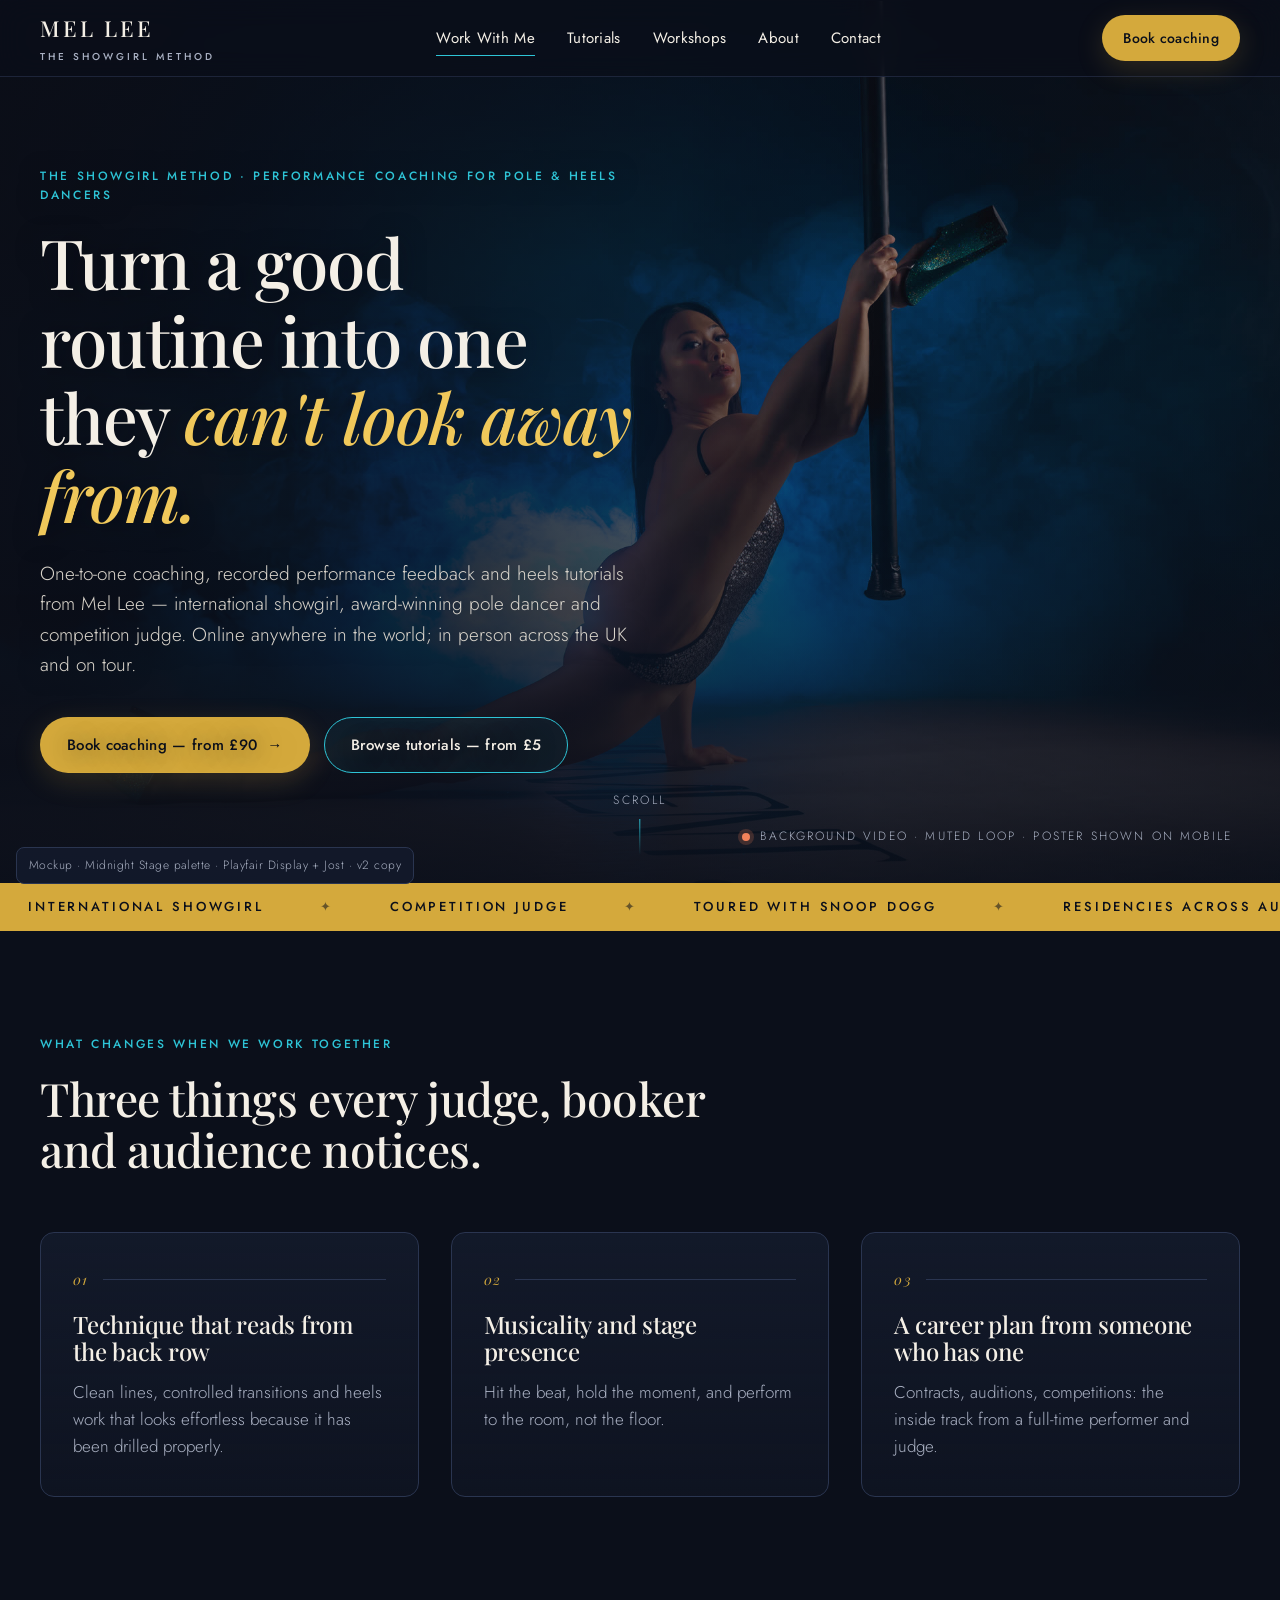
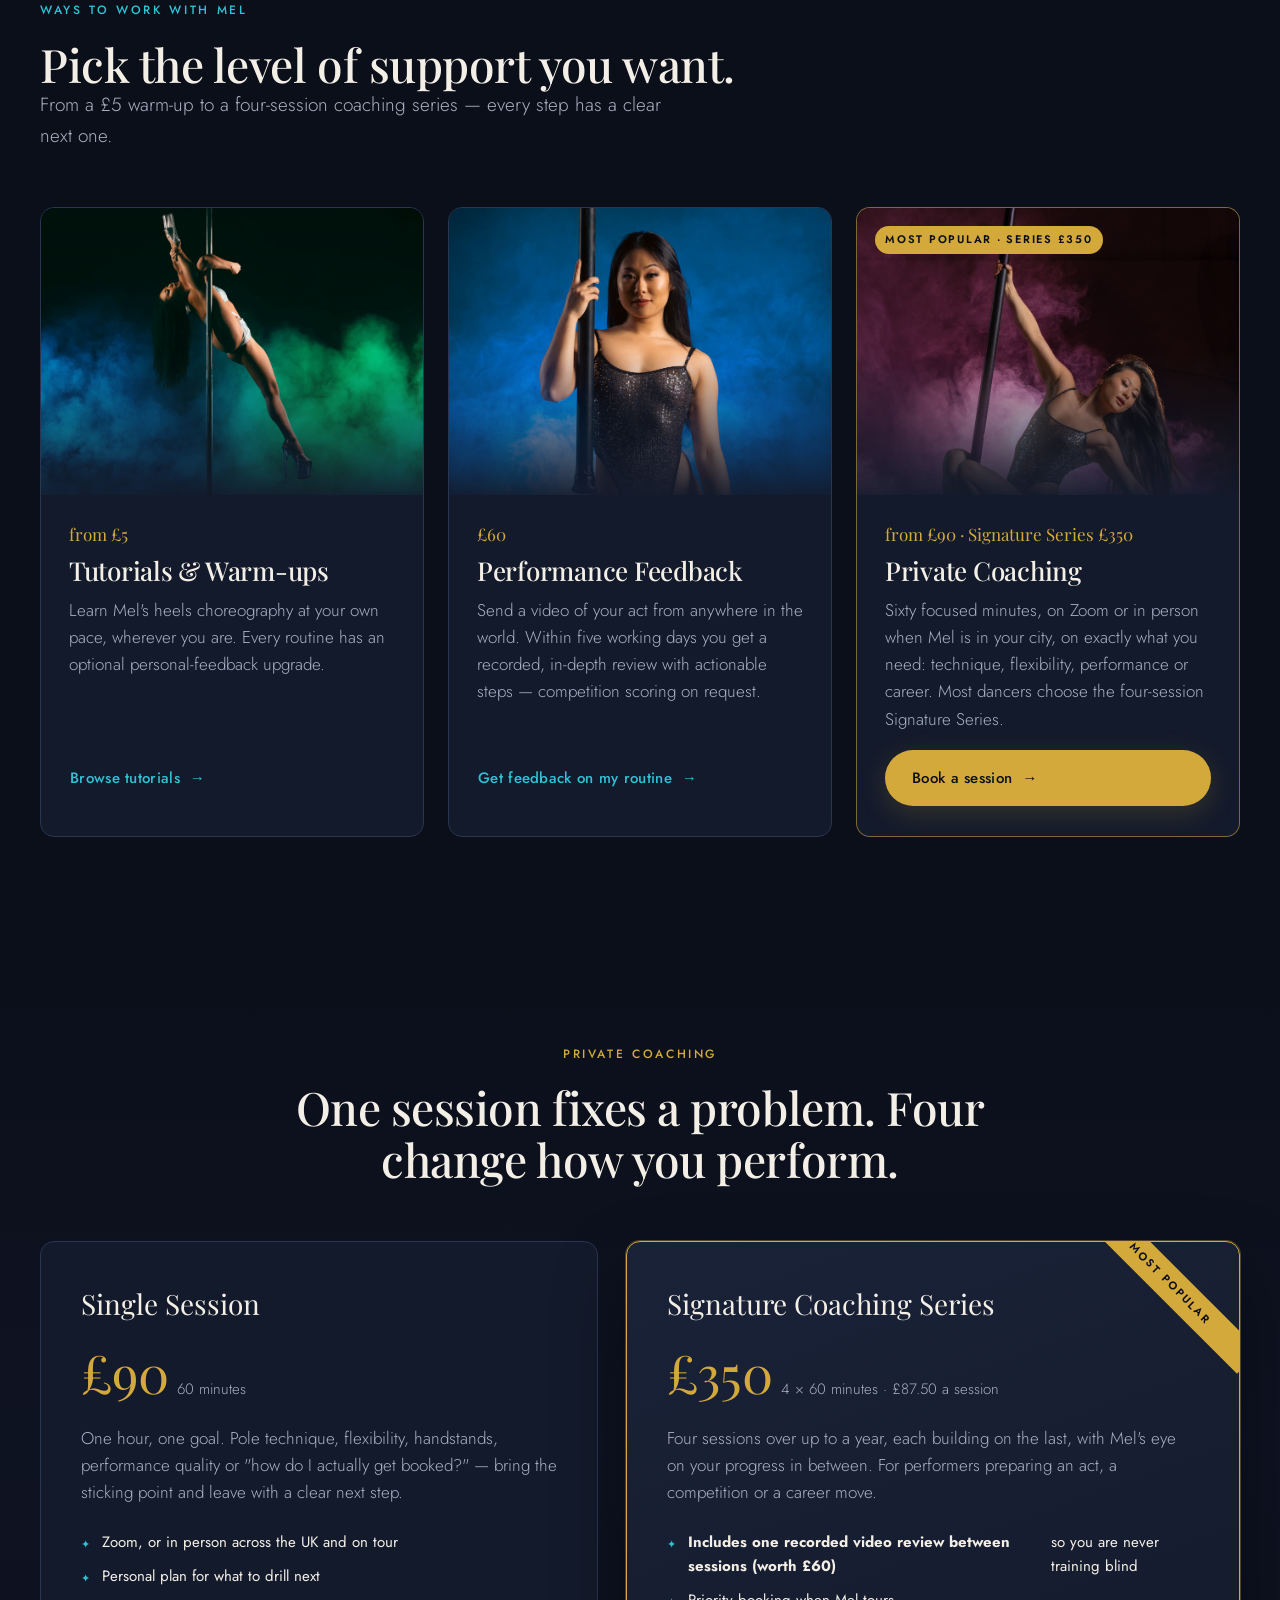
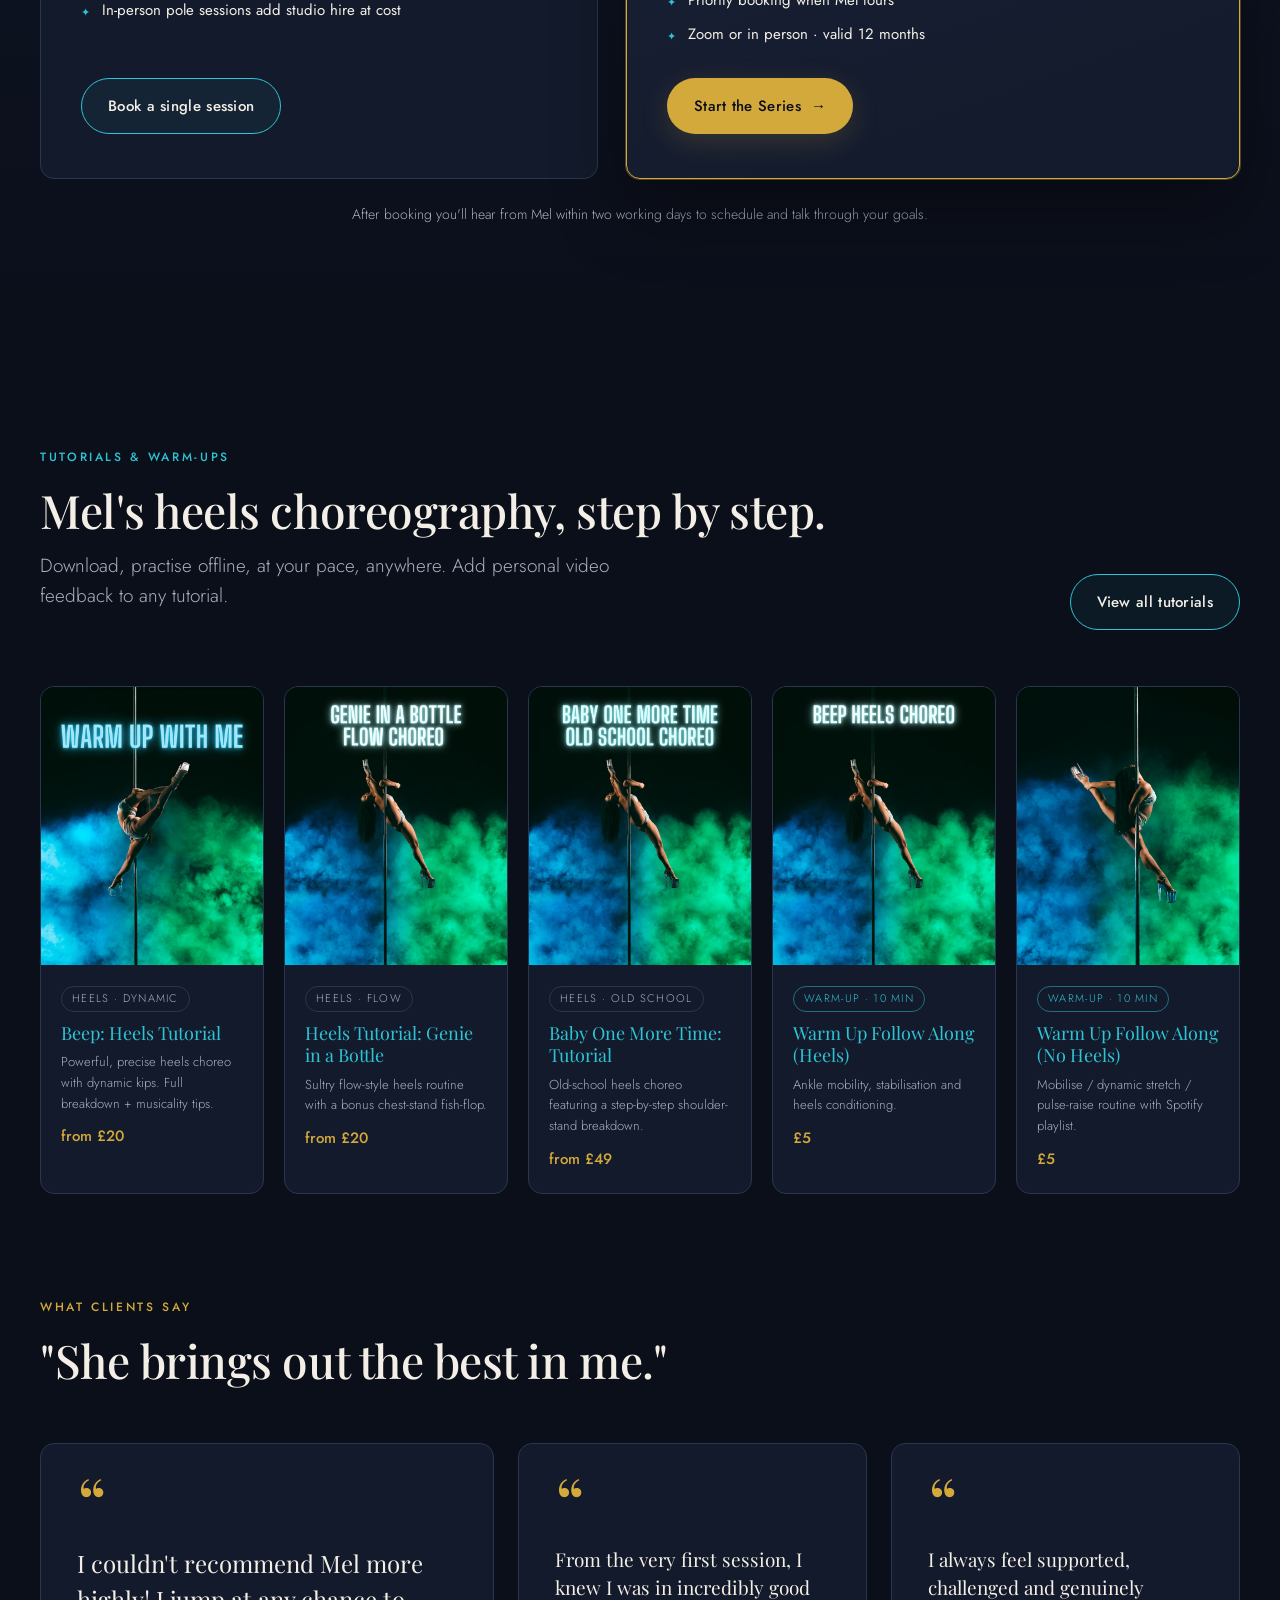
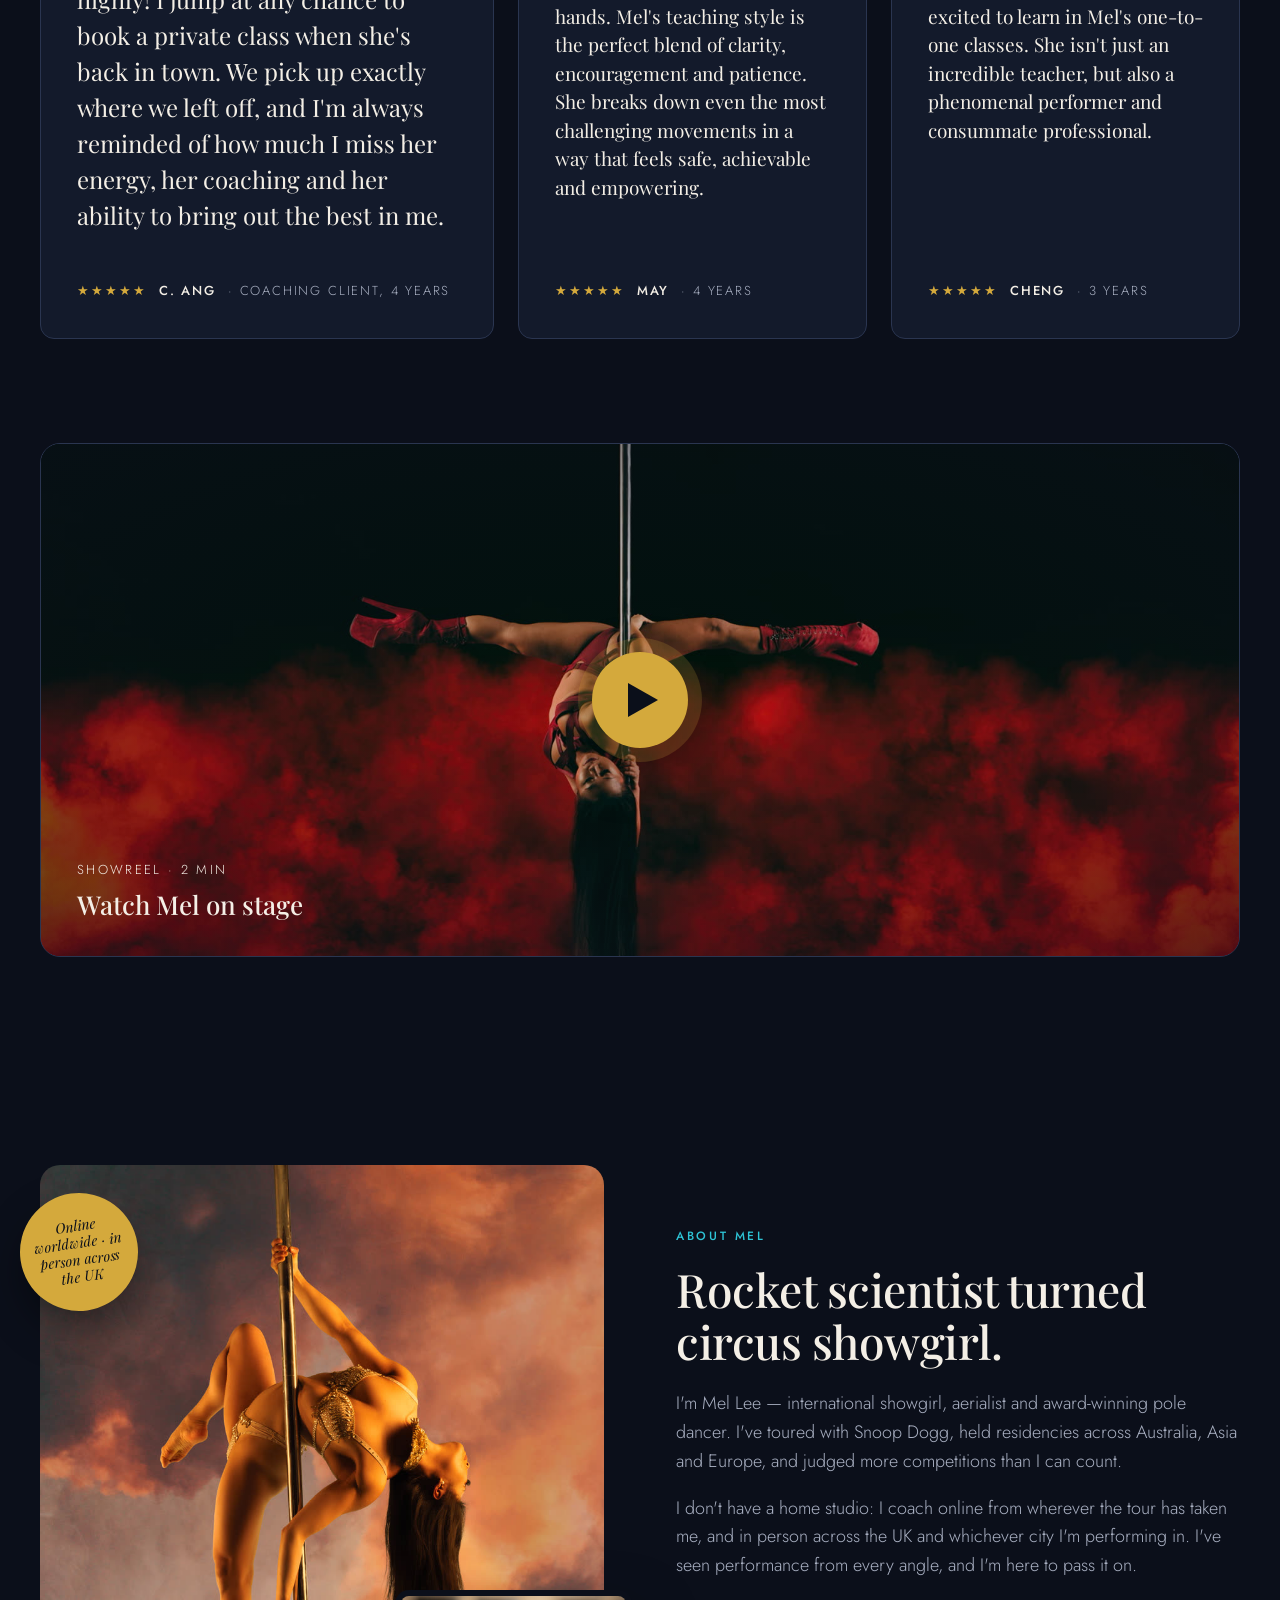
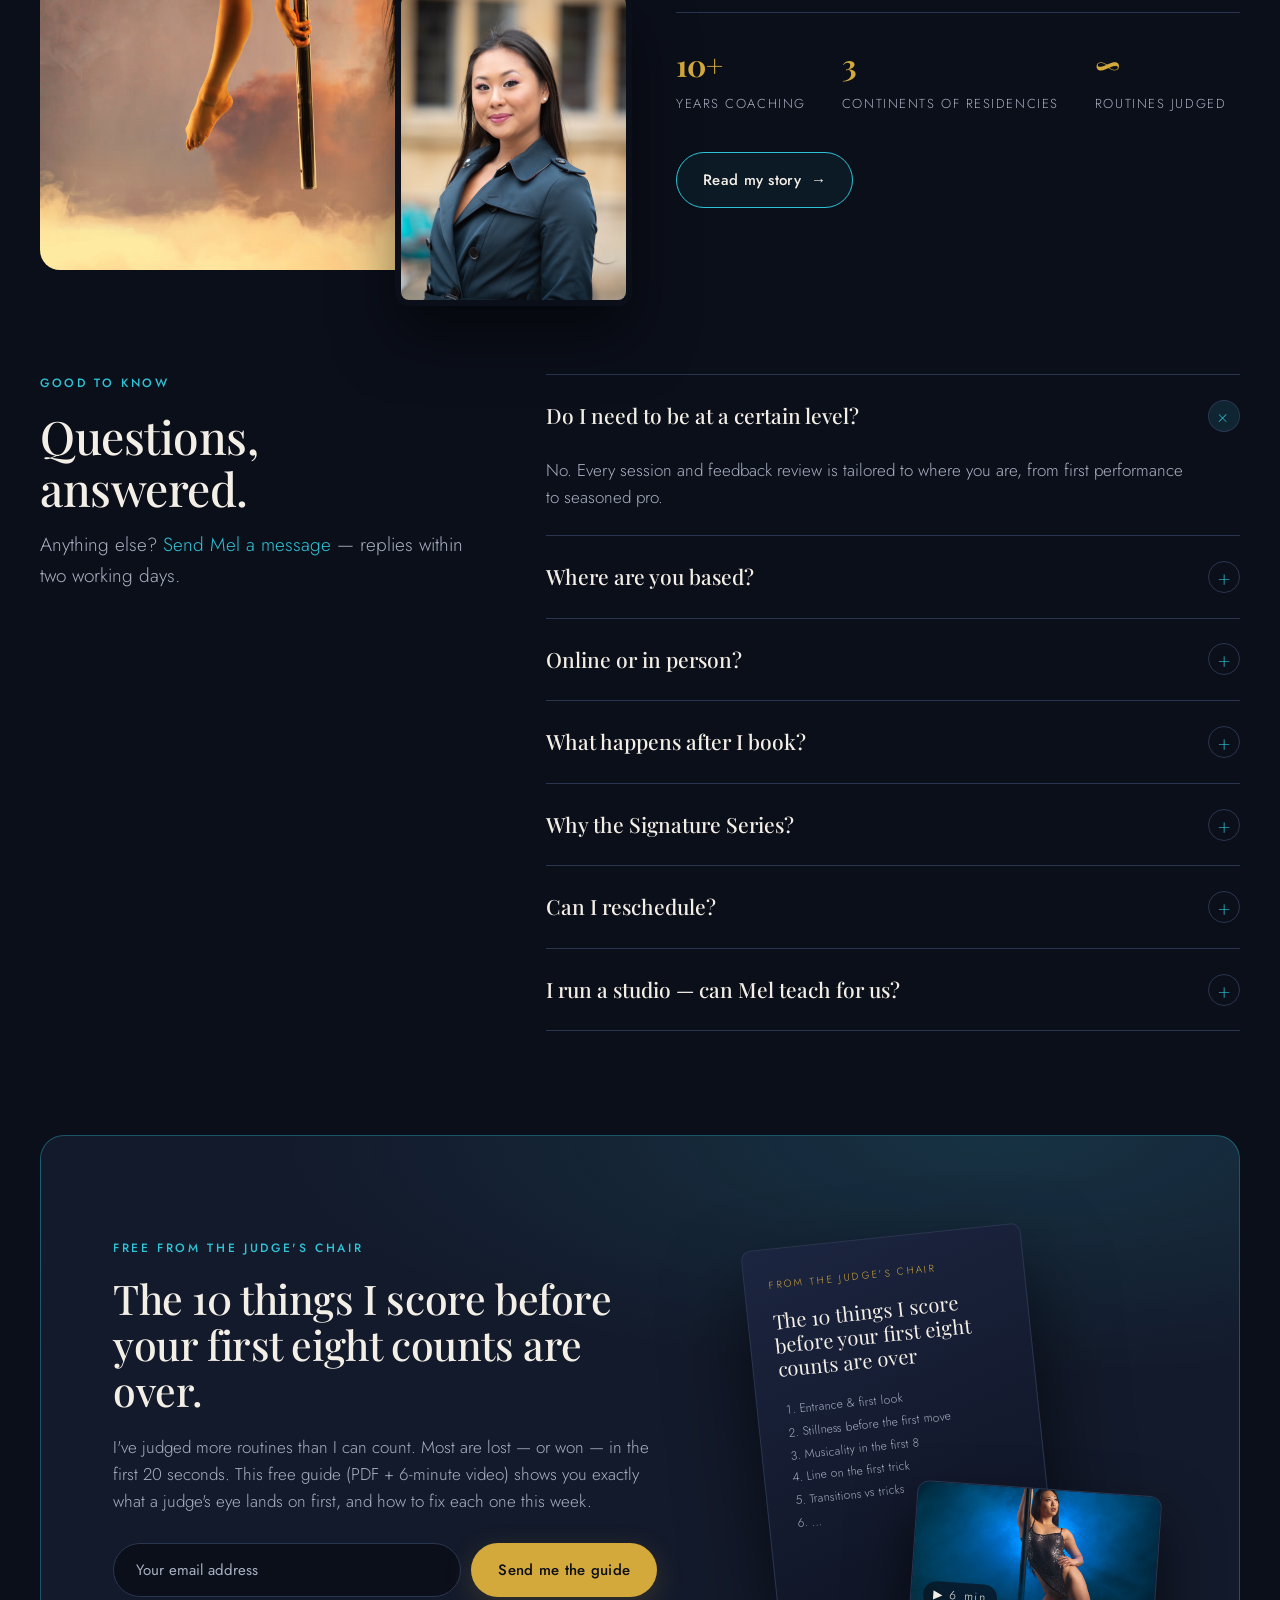
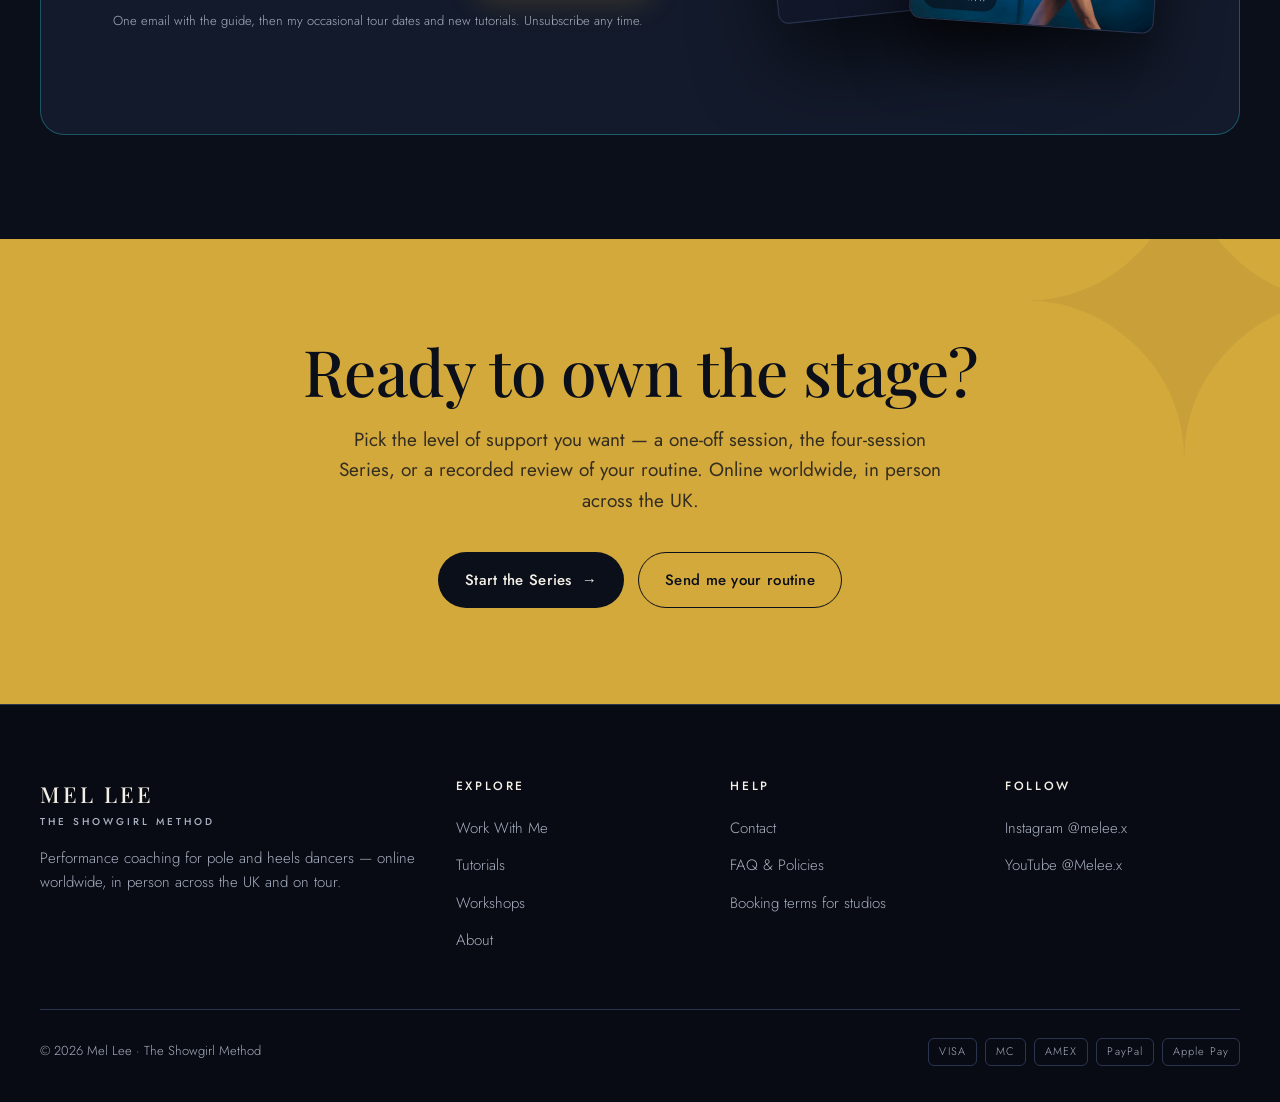
<file: index.html>
<!doctype html>
<html lang="en-GB">
<head>
<meta charset="utf-8">
<meta name="viewport" content="width=device-width, initial-scale=1">
<title>Mel Lee · The Showgirl Method — homepage mockup (Midnight Stage)</title>
<meta name="theme-color" content="#0B0F1A">
<link rel="stylesheet" href="styles.css">
</head>
<body>

<header class="header">
  <div class="wrap">
    <a class="wordmark" href="#">Mel Lee<small>The Showgirl Method</small></a>
    <nav class="nav">
      <a class="active" href="work-with-me.html">Work With Me</a>
      <a href="#tutorials">Tutorials</a>
      <a href="#">Workshops</a>
      <a href="#about">About</a>
      <a href="#">Contact</a>
    </nav>
    <div style="display:flex;gap:12px;align-items:center">
      <a class="btn btn-primary" href="#coaching">Book coaching</a>
      <button class="burger" aria-label="Menu"><svg width="18" height="12" viewBox="0 0 18 12" fill="none" stroke="currentColor" stroke-width="1.6"><path d="M0 1h18M0 6h18M0 11h18"/></svg></button>
    </div>
  </div>
</header>

<!-- 1. Hero — section background video (poster still shown here) with scrim -->
<section class="hero">
  <div class="hero-media">
    <img src="assets/hero-poster.jpg" alt="Mel Lee performing in blue stage smoke">
    <div class="hero-scrim"></div>
  </div>
  <div class="wrap">
    <div class="hero-inner">
      <div class="eyebrow rise d1">The Showgirl Method · Performance coaching for pole &amp; heels dancers</div>
      <h1 class="rise d2">Turn a good routine into one they <em>can't look away from.</em></h1>
      <p class="lede rise d3">One-to-one coaching, recorded performance feedback and heels tutorials from Mel Lee — international showgirl, award-winning pole dancer and competition judge. Online anywhere in the world; in person across the UK and on tour.</p>
      <div class="hero-actions rise d4">
        <a class="btn btn-primary" href="#coaching">Book coaching — from £90 <span class="arrow">→</span></a>
        <a class="btn btn-secondary" href="#tutorials">Browse tutorials — from £5</a>
      </div>
    </div>
  </div>
  <div class="hero-meta"><span class="dot"></span> Background video · muted loop · poster shown on mobile</div>
  <div class="play-hint">Scroll<span></span></div>
</section>

<!-- 2. Credibility ticker -->
<div class="ticker" aria-hidden="true">
  <div class="ticker-track">
    <span>International showgirl</span><span>Competition judge</span><span>Toured with Snoop Dogg</span><span>Residencies across Australia, Asia &amp; Europe</span><span>10+ years coaching</span><span>Online worldwide · In person across the UK</span>
    <span>International showgirl</span><span>Competition judge</span><span>Toured with Snoop Dogg</span><span>Residencies across Australia, Asia &amp; Europe</span><span>10+ years coaching</span><span>Online worldwide · In person across the UK</span>
  </div>
</div>

<!-- 3. Value columns -->
<section class="section">
  <div class="wrap">
    <div class="section-head reveal">
      <div class="eyebrow">What changes when we work together</div>
      <h2>Three things every judge, booker and audience notices.</h2>
    </div>
    <div class="values">
      <div class="value reveal"><div class="num">01</div><h3>Technique that reads from the back row</h3><p>Clean lines, controlled transitions and heels work that looks effortless because it has been drilled properly.</p></div>
      <div class="value reveal"><div class="num">02</div><h3>Musicality and stage presence</h3><p>Hit the beat, hold the moment, and perform to the room, not the floor.</p></div>
      <div class="value reveal"><div class="num">03</div><h3>A career plan from someone who has one</h3><p>Contracts, auditions, competitions: the inside track from a full-time performer and judge.</p></div>
    </div>
  </div>
</section>

<!-- 4. Services ladder -->
<section class="section" style="padding-top:0" id="services">
  <div class="wrap">
    <div class="section-head reveal">
      <div class="eyebrow">Ways to work with Mel</div>
      <h2>Pick the level of support you want.</h2>
      <p class="lede">From a £5 warm-up to a four-session coaching series — every step has a clear next one.</p>
    </div>
    <div class="services">
      <article class="service reveal">
        <div class="service-img"><img src="assets/green-powder.jpg" alt=""></div>
        <div class="service-body">
          <div class="price">from £5</div>
          <h3>Tutorials &amp; Warm-ups</h3>
          <p>Learn Mel's heels choreography at your own pace, wherever you are. Every routine has an optional personal-feedback upgrade.</p>
          <a class="btn btn-ghost" href="#tutorials">Browse tutorials <span class="arrow">→</span></a>
        </div>
      </article>
      <article class="service reveal">
        <div class="service-img"><img src="assets/blue-kneel.jpg" alt="" style="object-position:center 30%"></div>
        <div class="service-body">
          <div class="price">£60</div>
          <h3>Performance Feedback</h3>
          <p>Send a video of your act from anywhere in the world. Within five working days you get a recorded, in-depth review with actionable steps — competition scoring on request.</p>
          <a class="btn btn-ghost" href="#">Get feedback on my routine <span class="arrow">→</span></a>
        </div>
      </article>
      <article class="service featured reveal">
        <span class="badge badge-float">Most popular · Series £350</span>
        <div class="service-img"><img src="assets/purple-pole.jpg" alt="" style="object-position:center 20%"></div>
        <div class="service-body">
          <div class="price">from £90 · Signature Series £350</div>
          <h3>Private Coaching</h3>
          <p>Sixty focused minutes, on Zoom or in person when Mel is in your city, on exactly what you need: technique, flexibility, performance or career. Most dancers choose the four-session Signature Series.</p>
          <a class="btn btn-primary" href="#coaching">Book a session <span class="arrow">→</span></a>
        </div>
      </article>
    </div>
  </div>
</section>

<!-- 5. Coaching plans (Featured product with pricing plans) -->
<section class="section" id="coaching" style="background:linear-gradient(180deg,var(--bg),#0E1322 50%,var(--bg))">
  <div class="wrap">
    <div class="section-head center reveal">
      <div class="eyebrow gold">Private Coaching</div>
      <h2>One session fixes a problem. Four change how you perform.</h2>
    </div>
    <div class="plans">
      <div class="plan reveal">
        <div class="plan-name">Single Session</div>
        <div class="plan-price">£90<small>60 minutes</small></div>
        <p class="plan-desc">One hour, one goal. Pole technique, flexibility, handstands, performance quality or "how do I actually get booked?" — bring the sticking point and leave with a clear next step.</p>
        <ul>
          <li>Zoom, or in person across the UK and on tour</li>
          <li>Personal plan for what to drill next</li>
          <li>In-person pole sessions add studio hire at cost</li>
        </ul>
        <a class="btn btn-secondary" href="#">Book a single session</a>
      </div>
      <div class="plan popular reveal">
        <div class="plan-name">Signature Coaching Series</div>
        <div class="plan-price">£350<small>4 × 60 minutes · £87.50 a session</small></div>
        <p class="plan-desc">Four sessions over up to a year, each building on the last, with Mel's eye on your progress in between. For performers preparing an act, a competition or a career move.</p>
        <ul>
          <li><b>Includes one recorded video review between sessions (worth £60)</b> so you are never training blind</li>
          <li>Priority booking when Mel tours</li>
          <li>Zoom or in person · valid 12 months</li>
        </ul>
        <a class="btn btn-primary" href="#">Start the Series <span class="arrow">→</span></a>
      </div>
    </div>
    <p class="plan-note" style="text-align:center">After booking you'll hear from Mel within two working days to schedule and talk through your goals.</p>
  </div>
</section>

<!-- 6. Tutorials grid (Featured collection) -->
<section class="section" id="tutorials">
  <div class="wrap">
    <div class="section-head reveal" style="display:flex;justify-content:space-between;align-items:flex-end;max-width:none;gap:24px;flex-wrap:wrap">
      <div>
        <div class="eyebrow">Tutorials &amp; Warm-ups</div>
        <h2>Mel's heels choreography, step by step.</h2>
        <p class="lede" style="margin-top:14px">Download, practise offline, at your pace, anywhere. Add personal video feedback to any tutorial.</p>
      </div>
      <a class="btn btn-secondary" href="#">View all tutorials</a>
    </div>
    <div class="grid">
      <a class="card reveal" href="#"><div class="card-img"><img src="assets/tut-beep.jpg" alt="Beep heels tutorial"></div><div class="card-body"><span class="tag">Heels · Dynamic</span><div class="name">Beep: Heels Tutorial</div><div class="meta">Powerful, precise heels choreo with dynamic kips. Full breakdown + musicality tips.</div><div class="price">from £20</div></div></a>
      <a class="card reveal" href="#"><div class="card-img"><img src="assets/tut-genie.jpg" alt="Genie in a Bottle heels tutorial"></div><div class="card-body"><span class="tag">Heels · Flow</span><div class="name">Heels Tutorial: Genie in a Bottle</div><div class="meta">Sultry flow-style heels routine with a bonus chest-stand fish-flop.</div><div class="price">from £20</div></div></a>
      <a class="card reveal" href="#"><div class="card-img"><img src="assets/tut-baby.jpg" alt="Baby One More Time tutorial"></div><div class="card-body"><span class="tag">Heels · Old school</span><div class="name">Baby One More Time: Tutorial</div><div class="meta">Old-school heels choreo featuring a step-by-step shoulder-stand breakdown.</div><div class="price">from £49</div></div></a>
      <a class="card reveal" href="#"><div class="card-img"><img src="assets/tut-warmup-heels.jpg" alt="Warm up follow along (heels)"></div><div class="card-body"><span class="tag teal">Warm-up · 10 min</span><div class="name">Warm Up Follow Along (Heels)</div><div class="meta">Ankle mobility, stabilisation and heels conditioning.</div><div class="price">£5</div></div></a>
      <a class="card reveal" href="#"><div class="card-img"><img src="assets/tut-warmup-noheels.jpg" alt="Warm up follow along (no heels)"></div><div class="card-body"><span class="tag teal">Warm-up · 10 min</span><div class="name">Warm Up Follow Along (No Heels)</div><div class="meta">Mobilise / dynamic stretch / pulse-raise routine with Spotify playlist.</div><div class="price">£5</div></div></a>
    </div>
  </div>
</section>

<!-- 7. Testimonials (text) -->
<section class="section" style="padding-top:0">
  <div class="wrap">
    <div class="section-head reveal">
      <div class="eyebrow gold">What clients say</div>
      <h2>"She brings out the best in me."</h2>
    </div>
    <div class="testimonials">
      <blockquote class="quote big reveal">
        <div class="mark">“</div>
        <p>I couldn't recommend Mel more highly! I jump at any chance to book a private class when she's back in town. We pick up exactly where we left off, and I'm always reminded of how much I miss her energy, her coaching and her ability to bring out the best in me.</p>
        <div class="who"><span class="stars">★★★★★</span><b>C. Ang</b> · coaching client, 4 years</div>
      </blockquote>
      <blockquote class="quote reveal">
        <div class="mark">“</div>
        <p>From the very first session, I knew I was in incredibly good hands. Mel's teaching style is the perfect blend of clarity, encouragement and patience. She breaks down even the most challenging movements in a way that feels safe, achievable and empowering.</p>
        <div class="who"><span class="stars">★★★★★</span><b>May</b> · 4 years</div>
      </blockquote>
      <blockquote class="quote reveal">
        <div class="mark">“</div>
        <p>I always feel supported, challenged and genuinely excited to learn in Mel's one-to-one classes. She isn't just an incredible teacher, but also a phenomenal performer and consummate professional.</p>
        <div class="who"><span class="stars">★★★★★</span><b>Cheng</b> · 3 years</div>
      </blockquote>
    </div>
  </div>
</section>

<!-- 8. Showreel (click-to-play) -->
<section class="section" style="padding-top:0">
  <div class="wrap">
    <div class="showreel reveal">
      <img src="assets/showreel-poster.jpg" alt="Mel Lee showreel">
      <div class="play"><svg width="30" height="34" viewBox="0 0 30 34"><path d="M0 0l30 17L0 34z" fill="#0B0F1A"/></svg></div>
      <div class="showreel-caption">Showreel · 2 min<b>Watch Mel on stage</b></div>
    </div>
  </div>
</section>

<!-- 9. About teaser -->
<section class="section" id="about">
  <div class="wrap">
    <div class="about">
      <div class="about-media reveal">
        <div class="stamp">Online worldwide · in person across the UK</div>
        <img class="main" src="assets/sunset-2.jpg" alt="Mel Lee on the pole at sunset">
        <img class="small" src="assets/mel-headshot.jpg" alt="Mel Lee headshot">
      </div>
      <div class="reveal">
        <div class="eyebrow">About Mel</div>
        <h2>Rocket scientist turned circus showgirl.</h2>
        <p>I'm Mel Lee — international showgirl, aerialist and award-winning pole dancer. I've toured with Snoop Dogg, held residencies across Australia, Asia and Europe, and judged more competitions than I can count.</p>
        <p>I don't have a home studio: I coach online from wherever the tour has taken me, and in person across the UK and whichever city I'm performing in. I've seen performance from every angle, and I'm here to pass it on.</p>
        <div class="facts">
          <div class="fact"><b>10+</b><span>years coaching</span></div>
          <div class="fact"><b>3</b><span>continents of residencies</span></div>
          <div class="fact"><b>∞</b><span>routines judged</span></div>
        </div>
        <a class="btn btn-secondary" href="#">Read my story <span class="arrow">→</span></a>
      </div>
    </div>
  </div>
</section>

<!-- 10. FAQ -->
<section class="section" style="padding-top:0">
  <div class="wrap">
    <div class="faq-layout">
      <div class="reveal">
        <div class="eyebrow">Good to know</div>
        <h2>Questions, answered.</h2>
        <p class="lede" style="margin-top:16px">Anything else? <a href="#">Send Mel a message</a> — replies within two working days.</p>
      </div>
      <div class="faq reveal">
        <details open><summary>Do I need to be at a certain level?<span class="chev">+</span></summary><p>No. Every session and feedback review is tailored to where you are, from first performance to seasoned pro.</p></details>
        <details><summary>Where are you based?<span class="chev">+</span></summary><p>Everywhere and nowhere — I tour. Online sessions run on Zoom from anywhere in the world; in-person sessions happen across the UK and in whichever city I'm performing or teaching. Follow @melee.x for where I am next.</p></details>
        <details><summary>Online or in person?<span class="chev">+</span></summary><p>Both. Online sessions run on Zoom; in-person pole sessions add studio hire at cost.</p></details>
        <details><summary>What happens after I book?<span class="chev">+</span></summary><p>You'll get an email from me within two working days to schedule and talk through your goals.</p></details>
        <details><summary>Why the Signature Series?<span class="chev">+</span></summary><p>Four sessions let us build something — one session fixes a problem, four change how you perform. It includes a recorded video review between sessions and it is what most of my clients choose.</p></details>
        <details><summary>Can I reschedule?<span class="chev">+</span></summary><p>Once, with 72 hours' notice. Later changes count as a new booking. All sales are final.</p></details>
        <details><summary>I run a studio — can Mel teach for us?<span class="chev">+</span></summary><p>Yes: see Workshops. From £160 per 75-minute workshop; minimum two workshops for international bookings.</p></details>
      </div>
    </div>
  </div>
</section>

<!-- 11. Lead magnet -->
<section class="section" style="padding-top:0">
  <div class="wrap">
    <div class="lead reveal">
      <div>
        <div class="eyebrow">Free from the judge's chair</div>
        <h2>The 10 things I score before your first eight counts are over.</h2>
        <p>I've judged more routines than I can count. Most are lost — or won — in the first 20 seconds. This free guide (PDF + 6-minute video) shows you exactly what a judge's eye lands on first, and how to fix each one this week.</p>
        <form onsubmit="return false">
          <input type="email" placeholder="Your email address">
          <button class="btn btn-primary" type="submit">Send me the guide</button>
        </form>
        <small>One email with the guide, then my occasional tour dates and new tutorials. Unsubscribe any time.</small>
      </div>
      <div class="lead-art">
        <div class="pdf"><div class="e">From the judge's chair</div><div class="t">The 10 things I score before your first eight counts are over</div><ol><li>Entrance &amp; first look</li><li>Stillness before the first move</li><li>Musicality in the first 8</li><li>Line on the first trick</li><li>Transitions vs tricks</li><li>…</li></ol></div>
        <div class="vid"><img src="assets/blue-pole.jpg" alt=""></div>
      </div>
    </div>
  </div>
</section>

<!-- 12. Final CTA band (Highlight scheme) -->
<section class="cta-band">
  <div class="wrap">
    <h2>Ready to own the stage?</h2>
    <p>Pick the level of support you want — a one-off session, the four-session Series, or a recorded review of your routine. Online worldwide, in person across the UK.</p>
    <div class="actions">
      <a class="btn btn-dark" href="#coaching">Start the Series <span class="arrow">→</span></a>
      <a class="btn btn-outline btn" href="#">Send me your routine</a>
    </div>
  </div>
</section>

<footer class="footer">
  <div class="wrap">
    <div class="footer-grid">
      <div>
        <div class="wordmark" style="margin-bottom:16px">Mel Lee<small>The Showgirl Method</small></div>
        <p>Performance coaching for pole and heels dancers — online worldwide, in person across the UK and on tour.</p>
      </div>
      <div><h4>Explore</h4><ul><li><a href="work-with-me.html">Work With Me</a></li><li><a href="#tutorials">Tutorials</a></li><li><a href="#">Workshops</a></li><li><a href="#about">About</a></li></ul></div>
      <div><h4>Help</h4><ul><li><a href="#">Contact</a></li><li><a href="#">FAQ &amp; Policies</a></li><li><a href="#">Booking terms for studios</a></li></ul></div>
      <div><h4>Follow</h4><ul><li><a href="#">Instagram @melee.x</a></li><li><a href="#">YouTube @Melee.x</a></li></ul></div>
    </div>
    <div class="footer-bottom">
      <div>© 2026 Mel Lee · The Showgirl Method</div>
      <div class="pay"><span>VISA</span><span>MC</span><span>AMEX</span><span>PayPal</span><span>Apple Pay</span></div>
    </div>
  </div>
</footer>

<div class="sticky-cta"><div class="label">Private coaching<b>Book coaching · from £90</b></div><a class="btn btn-primary" href="#coaching">Book</a></div>
<div class="mock-note">Mockup · Midnight Stage palette · Playfair Display + Jost · v2 copy</div>

</body>
</html>
</file>
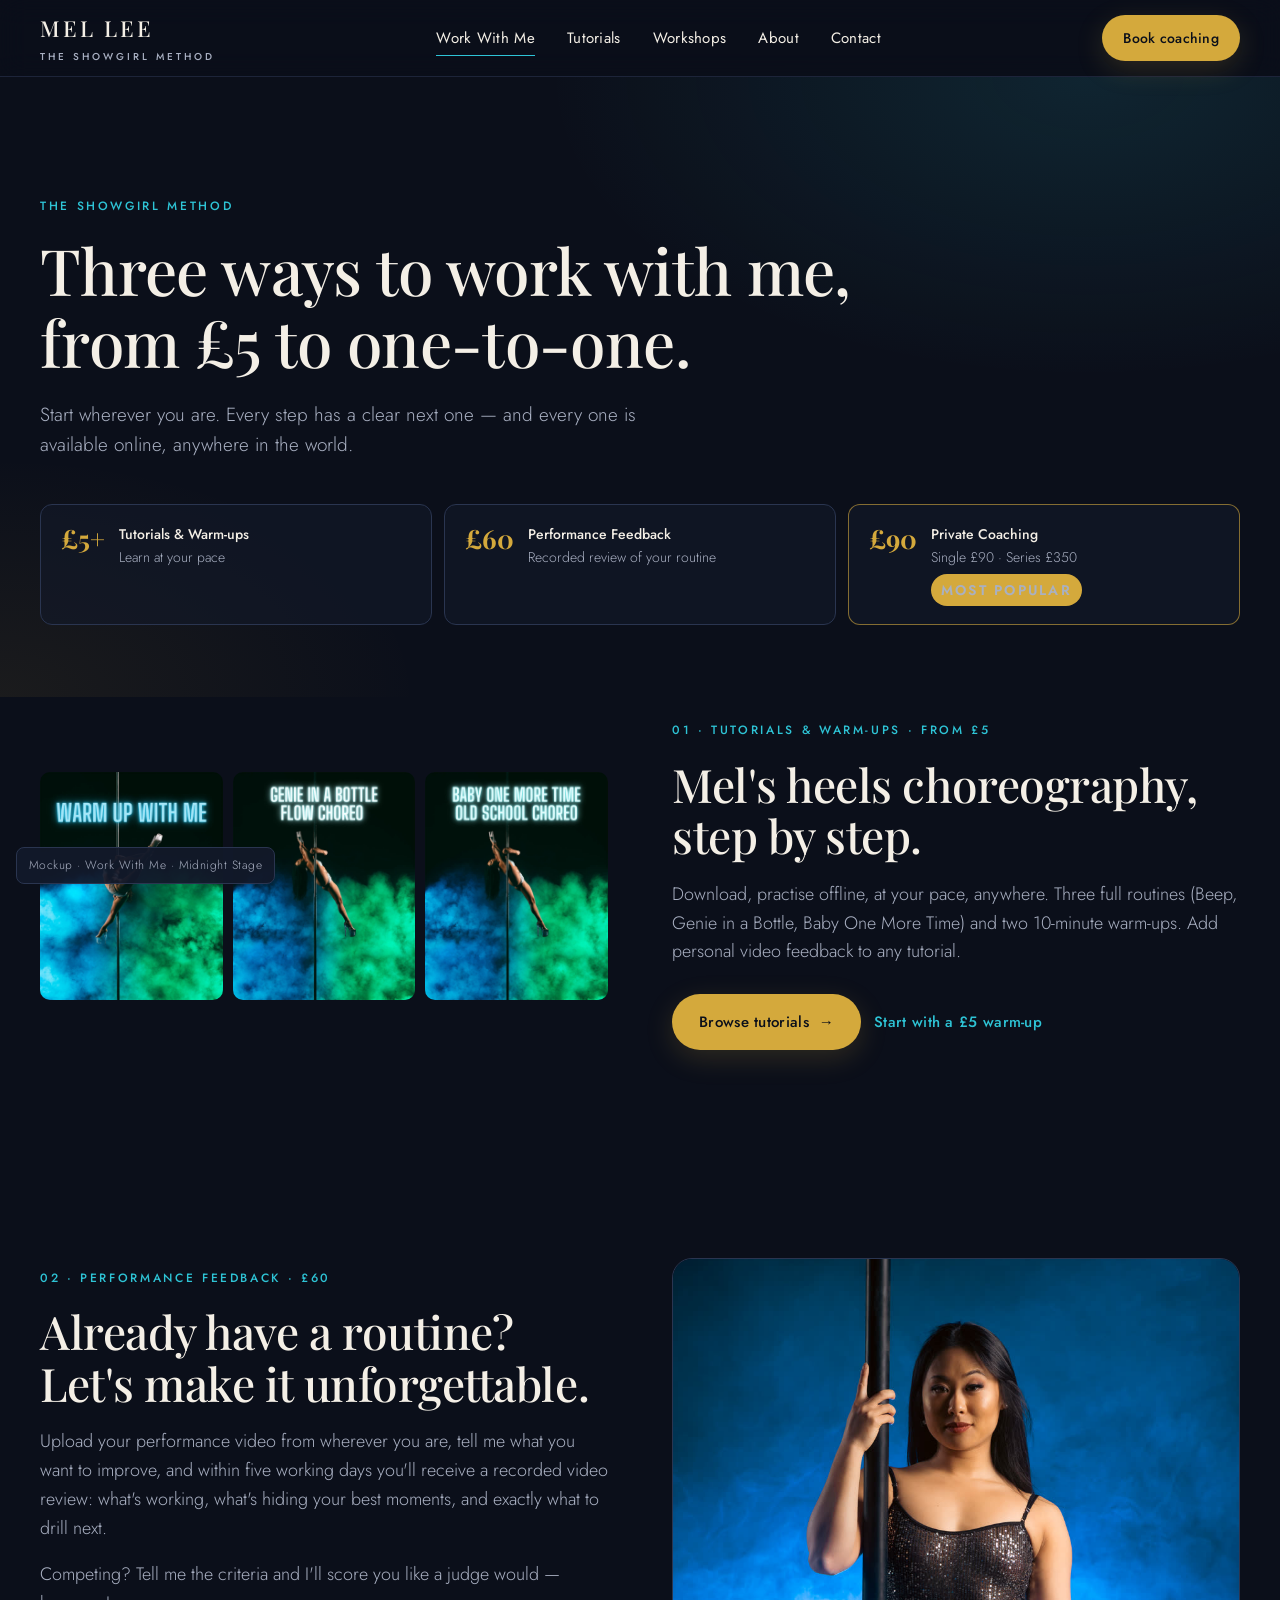
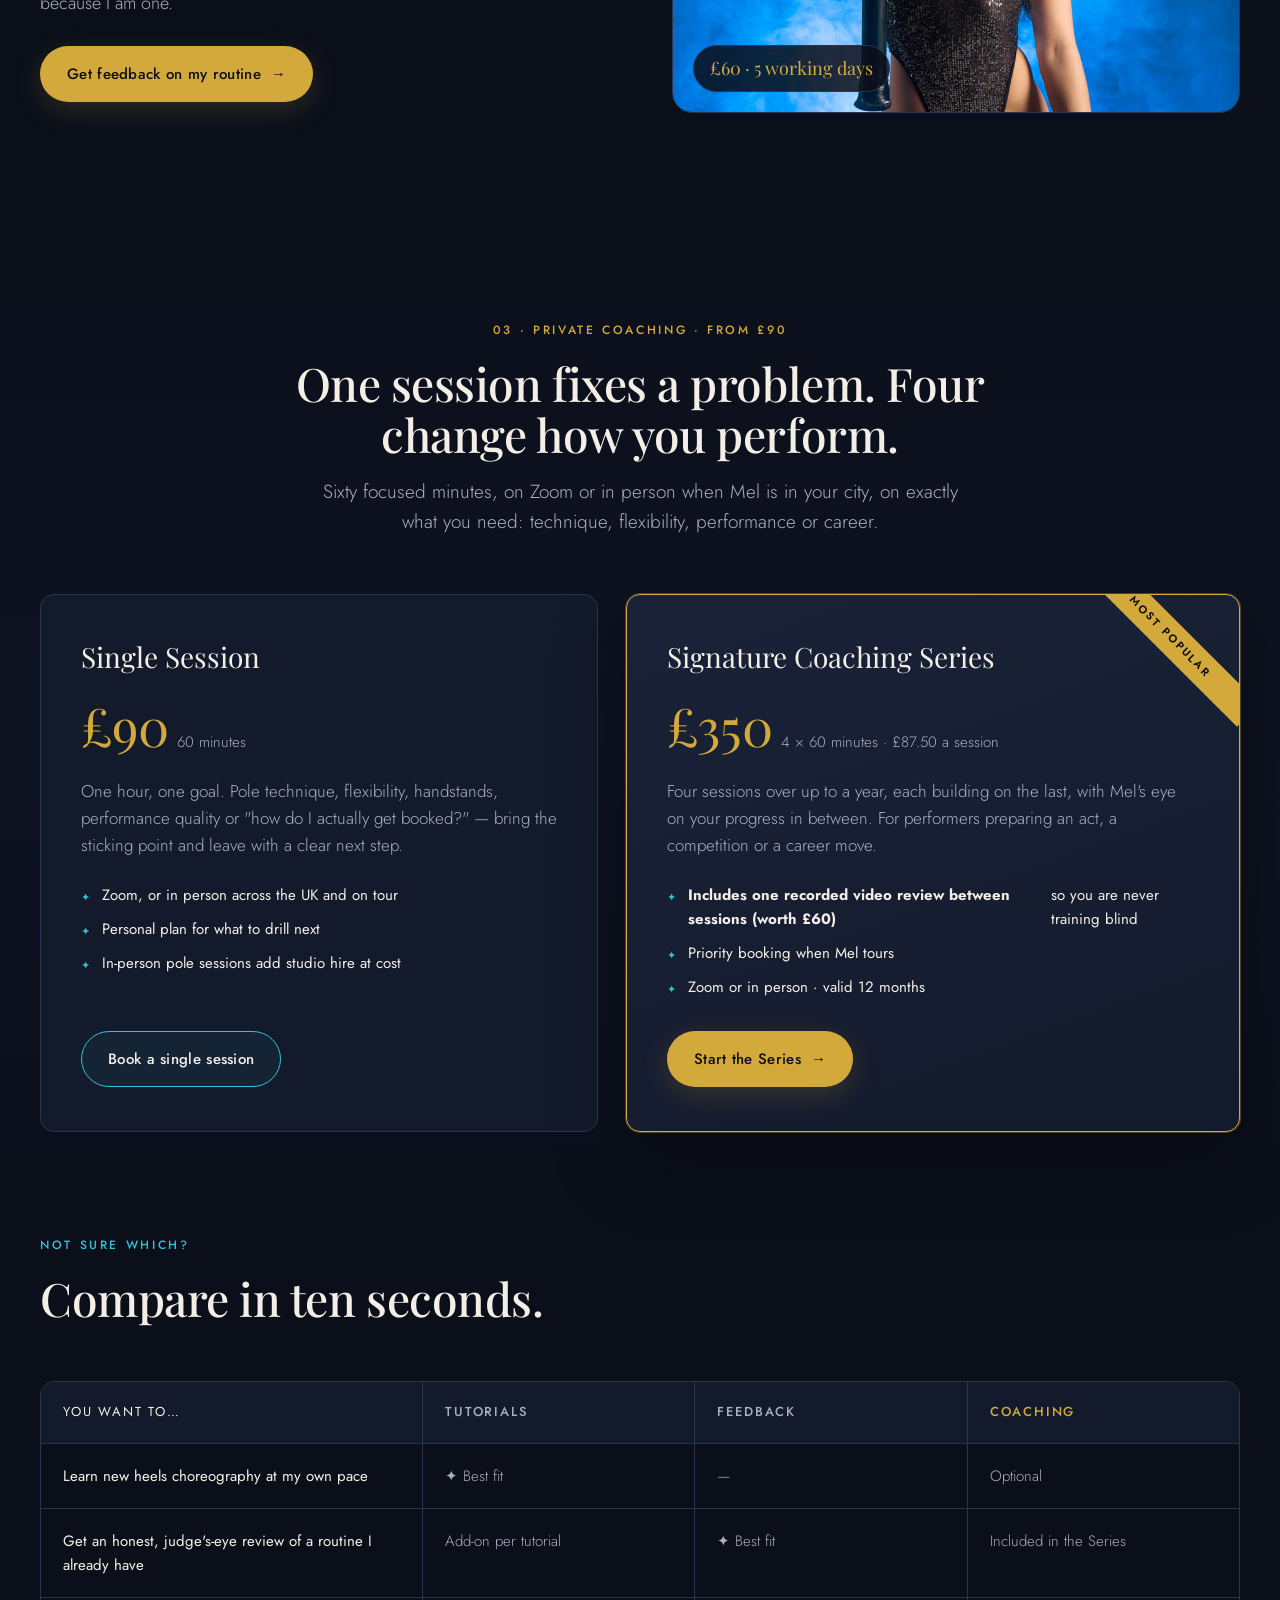
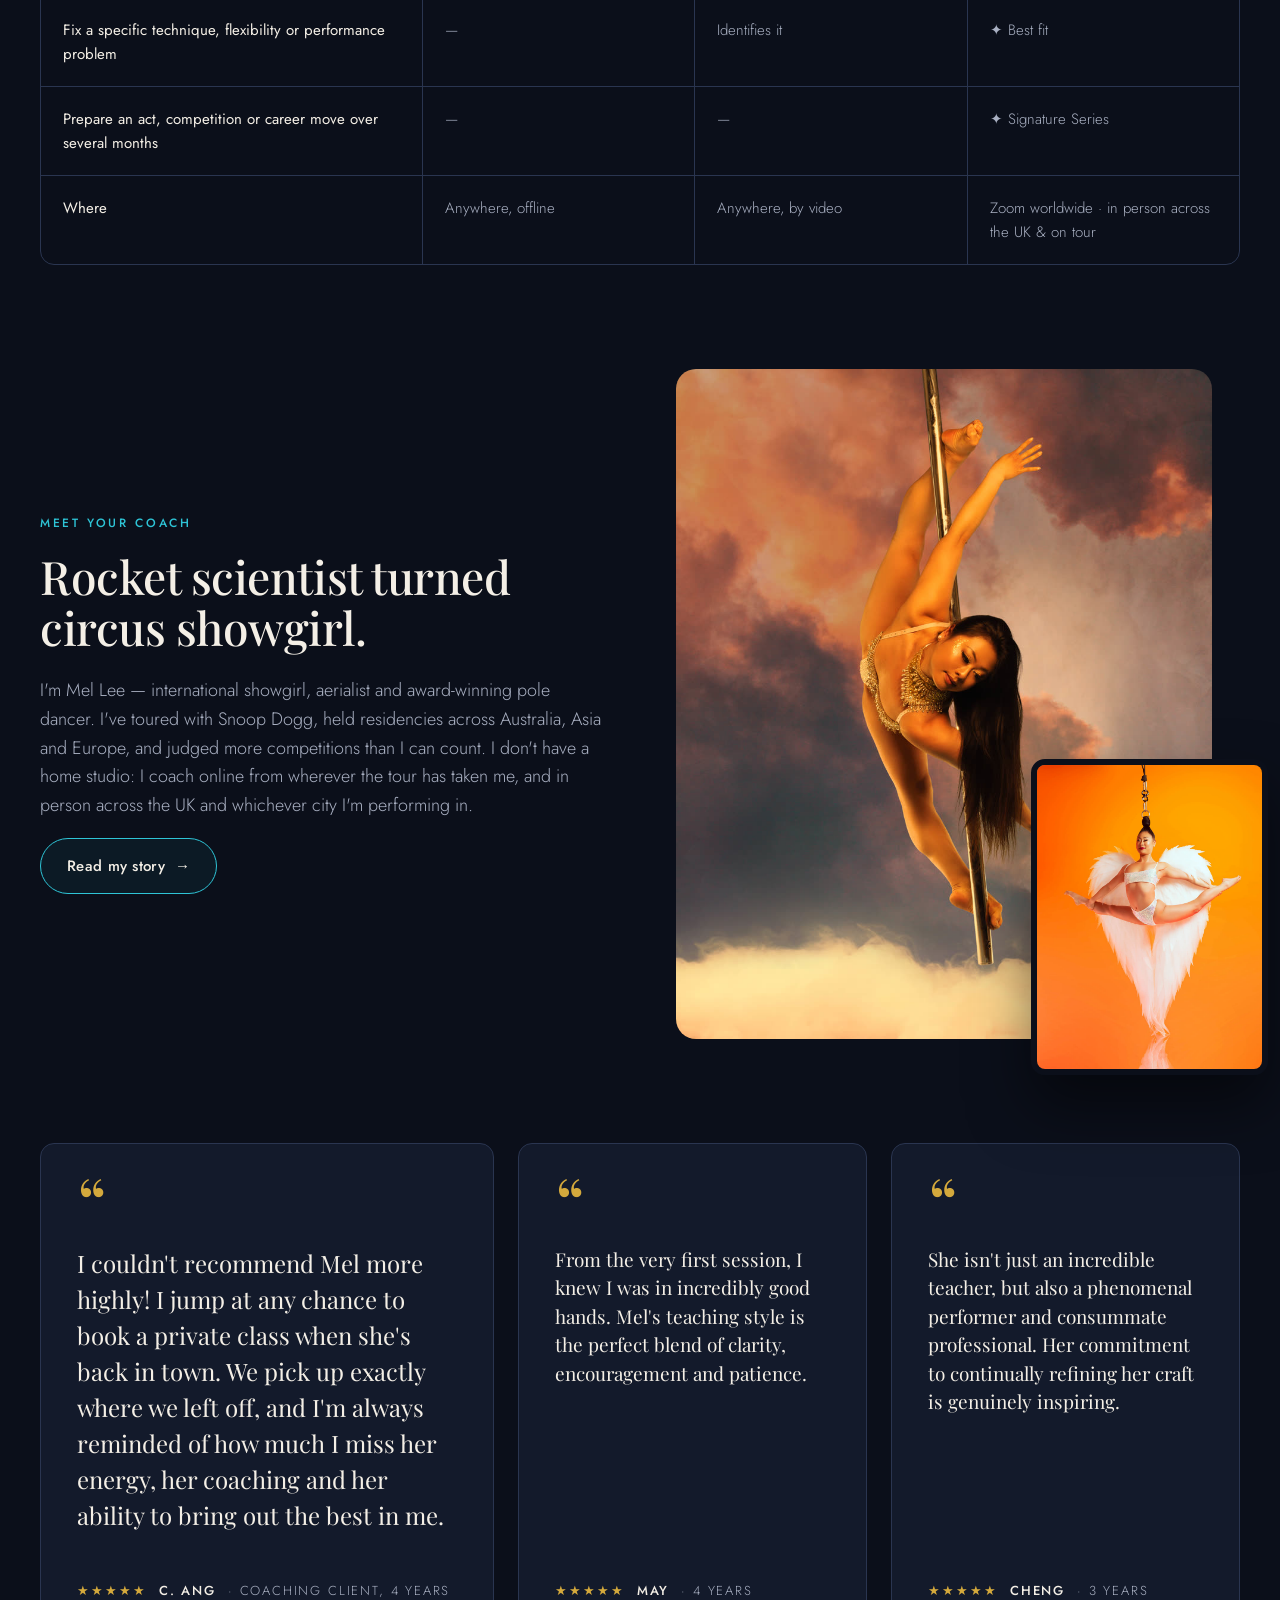
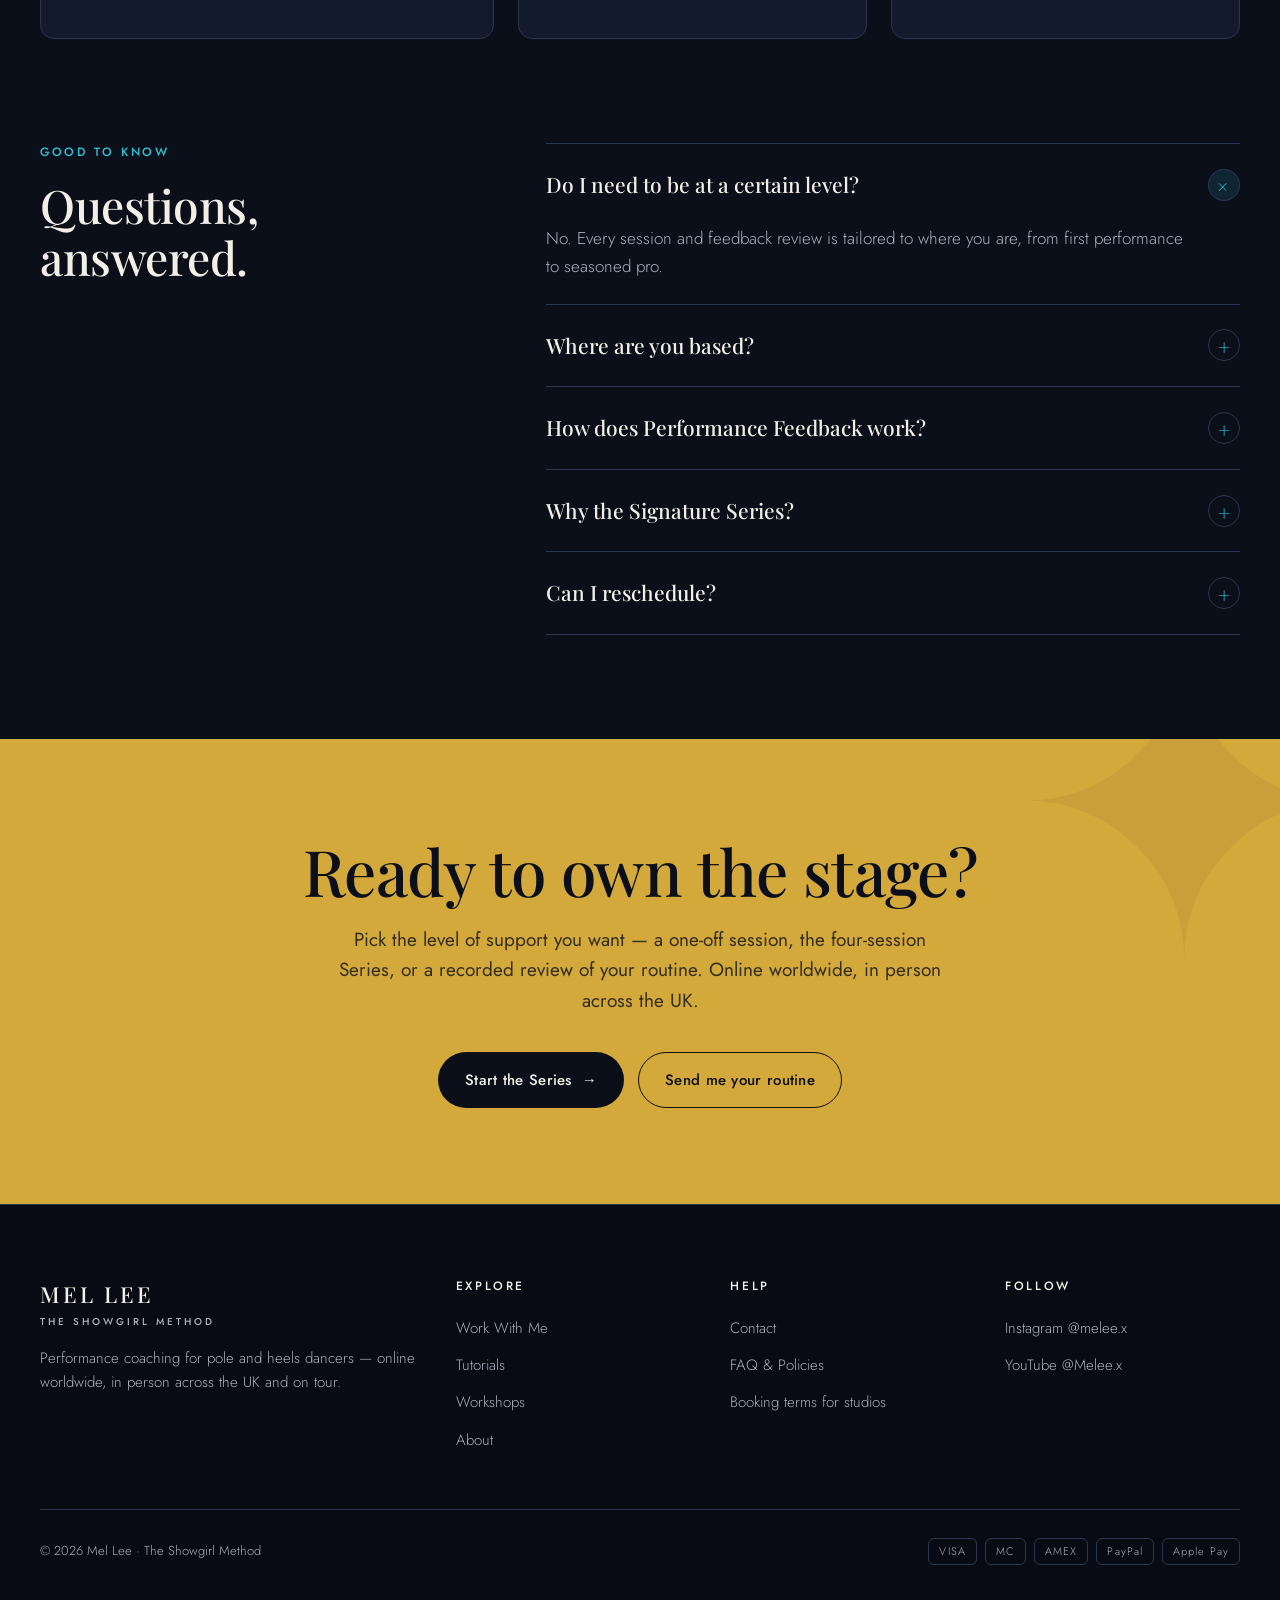
<file: work-with-me.html>
<!doctype html>
<html lang="en-GB">
<head>
<meta charset="utf-8">
<meta name="viewport" content="width=device-width, initial-scale=1">
<title>Work With Me · Mel Lee — page mockup (Midnight Stage)</title>
<meta name="theme-color" content="#0B0F1A">
<link rel="stylesheet" href="styles.css">
<style>
  .page-head { padding: 120px 0 72px; position: relative; overflow: hidden; }
  .page-head::before { content: ''; position: absolute; inset: 0; background: radial-gradient(900px 500px at 85% 0%, rgba(46,196,214,.12), transparent 60%), radial-gradient(700px 400px at 0% 100%, rgba(212,169,60,.08), transparent 60%); }
  .page-head .wrap { position: relative; }
  .page-head h1 { font-size: clamp(40px, 5vw, 64px); max-width: 820px; }
  .ladder { display: grid; grid-template-columns: 1fr 1fr 1fr; gap: 12px; margin-top: 44px; }
  .step { border: 1px solid var(--border); border-radius: 12px; padding: 18px 20px; display: flex; gap: 14px; align-items: center; background: rgba(19,26,43,.6); }
    .step { align-items: flex-start; }
  .step b { line-height: 1.1; padding-top: 2px; font-family: var(--serif); font-size: 26px; color: var(--gold); }
  .step span { font-size: 14px; color: var(--muted); }
  .feature { display: grid; grid-template-columns: 1fr 1fr; gap: 64px; align-items: center; }
  .feature.flip .feature-media { order: 2; }
  .feature-media { border-radius: 20px; overflow: hidden; border: 1px solid var(--border); aspect-ratio: 5 / 4; position: relative; }
  .feature-media img { width: 100%; height: 100%; object-fit: cover; }
  .feature-media .pricechip { position: absolute; left: 20px; bottom: 20px; background: rgba(11,15,26,.85); border: 1px solid var(--border); border-radius: 999px; padding: 8px 16px; font-family: var(--serif); color: var(--gold); font-size: 18px; }
  .feature h2 { margin: 14px 0 18px; }
  .feature p { color: var(--muted); font-size: 18px; }
  .feature .actions { display: flex; gap: 12px; flex-wrap: wrap; margin-top: 28px; }
  .mini-grid { display: grid; grid-template-columns: repeat(3, 1fr); gap: 10px; }
  .mini-grid img { aspect-ratio: 4 / 5; object-fit: cover; border-radius: 10px; width: 100%; }
  .compare { border: 1px solid var(--border); border-radius: var(--radius); overflow: hidden; }
  .compare .row { display: grid; grid-template-columns: 1.4fr 1fr 1fr 1fr; border-bottom: 1px solid var(--border); }
  .compare .row:last-child { border-bottom: 0; }
  .compare .row > div { padding: 20px 22px; font-size: 15px; }
  .compare .row.head > div { background: var(--surface); font-weight: 500; font-size: 13px; letter-spacing: .14em; text-transform: uppercase; color: var(--muted); }
  .compare .row.head > div.pop { color: var(--gold); }
  .compare .row > div:first-child { color: var(--text); font-weight: 400; }
  .compare .row > div:not(:first-child) { color: var(--muted); border-left: 1px solid var(--border); }
  .compare .ok { color: var(--teal); }
  @media (max-width: 820px) {
    .page-head { padding: 72px 0 48px; }
    .ladder, .feature, .feature.flip { grid-template-columns: 1fr; }
    .feature.flip .feature-media { order: 0; }
    .compare .row { grid-template-columns: 1fr; }
    .compare .row.head { display: none; }
    .compare .row > div:not(:first-child) { border-left: 0; padding-top: 0; }
  }
</style>
</head>
<body>

<header class="header">
  <div class="wrap">
    <a class="wordmark" href="index.html">Mel Lee<small>The Showgirl Method</small></a>
    <nav class="nav">
      <a class="active" href="#">Work With Me</a>
      <a href="index.html#tutorials">Tutorials</a>
      <a href="#">Workshops</a>
      <a href="index.html#about">About</a>
      <a href="#">Contact</a>
    </nav>
    <div style="display:flex;gap:12px;align-items:center">
      <a class="btn btn-primary" href="#coaching">Book coaching</a>
      <button class="burger" aria-label="Menu"><svg width="18" height="12" viewBox="0 0 18 12" fill="none" stroke="currentColor" stroke-width="1.6"><path d="M0 1h18M0 6h18M0 11h18"/></svg></button>
    </div>
  </div>
</header>

<section class="page-head">
  <div class="wrap">
    <div class="eyebrow rise d1">The Showgirl Method</div>
    <h1 class="rise d2">Three ways to work with me, from £5 to one-to-one.</h1>
    <p class="lede rise d3" style="margin-top:22px">Start wherever you are. Every step has a clear next one — and every one is available online, anywhere in the world.</p>
    <div class="ladder rise d4">
      <a class="step" href="#tutorials"><b>£5+</b><span><strong style="color:var(--text);font-weight:500">Tutorials &amp; Warm-ups</strong><br>Learn at your pace</span></a>
      <a class="step" href="#feedback"><b>£60</b><span><strong style="color:var(--text);font-weight:500">Performance Feedback</strong><br>Recorded review of your routine</span></a>
      <a class="step" href="#coaching" style="border-color:rgba(212,169,60,.6)"><b>£90</b><span><strong style="color:var(--text);font-weight:500">Private Coaching</strong><br>Single £90 · Series £350<br><span class="badge" style="margin-top:6px;display:inline-block">Most popular</span></span></a>
    </div>
  </div>
</section>

<!-- Featured collection: Tutorials -->
<section class="section" id="tutorials" style="padding-top:24px">
  <div class="wrap">
    <div class="feature">
      <div class="feature-media reveal" style="aspect-ratio:auto;border:0;border-radius:0;overflow:visible">
        <div class="mini-grid">
          <img src="assets/tut-beep.jpg" alt=""><img src="assets/tut-genie.jpg" alt=""><img src="assets/tut-baby.jpg" alt="">
        </div>
      </div>
      <div class="reveal">
        <div class="eyebrow">01 · Tutorials &amp; Warm-ups · from £5</div>
        <h2>Mel's heels choreography, step by step.</h2>
        <p>Download, practise offline, at your pace, anywhere. Three full routines (Beep, Genie in a Bottle, Baby One More Time) and two 10-minute warm-ups. Add personal video feedback to any tutorial.</p>
        <div class="actions"><a class="btn btn-primary" href="index.html#tutorials">Browse tutorials <span class="arrow">→</span></a><a class="btn btn-ghost" href="#">Start with a £5 warm-up</a></div>
      </div>
    </div>
  </div>
</section>

<!-- Featured product: Performance Feedback -->
<section class="section" id="feedback">
  <div class="wrap">
    <div class="feature flip">
      <div class="feature-media reveal"><img src="assets/blue-kneel.jpg" alt="" style="object-position:center 25%"><div class="pricechip">£60 · 5 working days</div></div>
      <div class="reveal">
        <div class="eyebrow">02 · Performance Feedback · £60</div>
        <h2>Already have a routine? Let's make it unforgettable.</h2>
        <p>Upload your performance video from wherever you are, tell me what you want to improve, and within five working days you'll receive a recorded video review: what's working, what's hiding your best moments, and exactly what to drill next.</p>
        <p>Competing? Tell me the criteria and I'll score you like a judge would — because I am one.</p>
        <div class="actions"><a class="btn btn-primary" href="#">Get feedback on my routine <span class="arrow">→</span></a></div>
      </div>
    </div>
  </div>
</section>

<!-- Featured product: Private Coaching with plans -->
<section class="section" id="coaching" style="background:linear-gradient(180deg,var(--bg),#0E1322 50%,var(--bg))">
  <div class="wrap">
    <div class="section-head center reveal">
      <div class="eyebrow gold">03 · Private Coaching · from £90</div>
      <h2>One session fixes a problem. Four change how you perform.</h2>
      <p class="lede" style="margin:16px auto 0">Sixty focused minutes, on Zoom or in person when Mel is in your city, on exactly what you need: technique, flexibility, performance or career.</p>
    </div>
    <div class="plans">
      <div class="plan reveal">
        <div class="plan-name">Single Session</div>
        <div class="plan-price">£90<small>60 minutes</small></div>
        <p class="plan-desc">One hour, one goal. Pole technique, flexibility, handstands, performance quality or "how do I actually get booked?" — bring the sticking point and leave with a clear next step.</p>
        <ul><li>Zoom, or in person across the UK and on tour</li><li>Personal plan for what to drill next</li><li>In-person pole sessions add studio hire at cost</li></ul>
        <a class="btn btn-secondary" href="#">Book a single session</a>
      </div>
      <div class="plan popular reveal">
        <div class="plan-name">Signature Coaching Series</div>
        <div class="plan-price">£350<small>4 × 60 minutes · £87.50 a session</small></div>
        <p class="plan-desc">Four sessions over up to a year, each building on the last, with Mel's eye on your progress in between. For performers preparing an act, a competition or a career move.</p>
        <ul><li><b>Includes one recorded video review between sessions (worth £60)</b> so you are never training blind</li><li>Priority booking when Mel tours</li><li>Zoom or in person · valid 12 months</li></ul>
        <a class="btn btn-primary" href="#">Start the Series <span class="arrow">→</span></a>
      </div>
    </div>
  </div>
</section>

<!-- Compare -->
<section class="section" style="padding-top:0">
  <div class="wrap">
    <div class="section-head reveal"><div class="eyebrow">Not sure which?</div><h2>Compare in ten seconds.</h2></div>
    <div class="compare reveal">
      <div class="row head"><div>You want to…</div><div>Tutorials</div><div>Feedback</div><div class="pop">Coaching</div></div>
      <div class="row"><div>Learn new heels choreography at my own pace</div><div class="ok">✦ Best fit</div><div>—</div><div>Optional</div></div>
      <div class="row"><div>Get an honest, judge's-eye review of a routine I already have</div><div>Add-on per tutorial</div><div class="ok">✦ Best fit</div><div>Included in the Series</div></div>
      <div class="row"><div>Fix a specific technique, flexibility or performance problem</div><div>—</div><div>Identifies it</div><div class="ok">✦ Best fit</div></div>
      <div class="row"><div>Prepare an act, competition or career move over several months</div><div>—</div><div>—</div><div class="ok">✦ Signature Series</div></div>
      <div class="row"><div>Where</div><div>Anywhere, offline</div><div>Anywhere, by video</div><div>Zoom worldwide · in person across the UK &amp; on tour</div></div>
    </div>
  </div>
</section>

<!-- Meet your coach -->
<section class="section" style="padding-top:0">
  <div class="wrap">
    <div class="about">
      <div class="reveal">
        <div class="eyebrow">Meet your coach</div>
        <h2>Rocket scientist turned circus showgirl.</h2>
        <p>I'm Mel Lee — international showgirl, aerialist and award-winning pole dancer. I've toured with Snoop Dogg, held residencies across Australia, Asia and Europe, and judged more competitions than I can count. I don't have a home studio: I coach online from wherever the tour has taken me, and in person across the UK and whichever city I'm performing in.</p>
        <a class="btn btn-secondary" href="index.html#about">Read my story <span class="arrow">→</span></a>
      </div>
      <div class="about-media reveal" style="padding-right:28px">
        <img class="main" src="assets/sunset-1.jpg" alt="">
        <img class="small" src="assets/orange-splits.jpg" alt="">
      </div>
    </div>
  </div>
</section>

<!-- Testimonials -->
<section class="section" style="padding-top:0">
  <div class="wrap">
    <div class="testimonials">
      <blockquote class="quote big reveal"><div class="mark">“</div><p>I couldn't recommend Mel more highly! I jump at any chance to book a private class when she's back in town. We pick up exactly where we left off, and I'm always reminded of how much I miss her energy, her coaching and her ability to bring out the best in me.</p><div class="who"><span class="stars">★★★★★</span><b>C. Ang</b> · coaching client, 4 years</div></blockquote>
      <blockquote class="quote reveal"><div class="mark">“</div><p>From the very first session, I knew I was in incredibly good hands. Mel's teaching style is the perfect blend of clarity, encouragement and patience.</p><div class="who"><span class="stars">★★★★★</span><b>May</b> · 4 years</div></blockquote>
      <blockquote class="quote reveal"><div class="mark">“</div><p>She isn't just an incredible teacher, but also a phenomenal performer and consummate professional. Her commitment to continually refining her craft is genuinely inspiring.</p><div class="who"><span class="stars">★★★★★</span><b>Cheng</b> · 3 years</div></blockquote>
    </div>
  </div>
</section>

<!-- FAQ -->
<section class="section" style="padding-top:0">
  <div class="wrap">
    <div class="faq-layout">
      <div class="reveal"><div class="eyebrow">Good to know</div><h2>Questions, answered.</h2></div>
      <div class="faq reveal">
        <details open><summary>Do I need to be at a certain level?<span class="chev">+</span></summary><p>No. Every session and feedback review is tailored to where you are, from first performance to seasoned pro.</p></details>
        <details><summary>Where are you based?<span class="chev">+</span></summary><p>Everywhere and nowhere — I tour. Online sessions run on Zoom from anywhere in the world; in-person sessions happen across the UK and in whichever city I'm performing or teaching.</p></details>
        <details><summary>How does Performance Feedback work?<span class="chev">+</span></summary><p>Buy, upload your video via the link in your receipt, get a recorded review within five working days.</p></details>
        <details><summary>Why the Signature Series?<span class="chev">+</span></summary><p>Four sessions let us build something — one session fixes a problem, four change how you perform. It includes a recorded video review between sessions and it is what most of my clients choose.</p></details>
        <details><summary>Can I reschedule?<span class="chev">+</span></summary><p>Once, with 72 hours' notice. Later changes count as a new booking. All sales are final.</p></details>
      </div>
    </div>
  </div>
</section>

<section class="cta-band">
  <div class="wrap">
    <h2>Ready to own the stage?</h2>
    <p>Pick the level of support you want — a one-off session, the four-session Series, or a recorded review of your routine. Online worldwide, in person across the UK.</p>
    <div class="actions"><a class="btn btn-dark" href="#coaching">Start the Series <span class="arrow">→</span></a><a class="btn btn-outline btn" href="#feedback">Send me your routine</a></div>
  </div>
</section>

<footer class="footer">
  <div class="wrap">
    <div class="footer-grid">
      <div><div class="wordmark" style="margin-bottom:16px">Mel Lee<small>The Showgirl Method</small></div><p>Performance coaching for pole and heels dancers — online worldwide, in person across the UK and on tour.</p></div>
      <div><h4>Explore</h4><ul><li><a href="#">Work With Me</a></li><li><a href="index.html#tutorials">Tutorials</a></li><li><a href="#">Workshops</a></li><li><a href="index.html#about">About</a></li></ul></div>
      <div><h4>Help</h4><ul><li><a href="#">Contact</a></li><li><a href="#">FAQ &amp; Policies</a></li><li><a href="#">Booking terms for studios</a></li></ul></div>
      <div><h4>Follow</h4><ul><li><a href="#">Instagram @melee.x</a></li><li><a href="#">YouTube @Melee.x</a></li></ul></div>
    </div>
    <div class="footer-bottom"><div>© 2026 Mel Lee · The Showgirl Method</div><div class="pay"><span>VISA</span><span>MC</span><span>AMEX</span><span>PayPal</span><span>Apple Pay</span></div></div>
  </div>
</footer>

<div class="sticky-cta"><div class="label">Private coaching<b>Book coaching · from £90</b></div><a class="btn btn-primary" href="#coaching">Book</a></div>
<div class="mock-note">Mockup · Work With Me · Midnight Stage</div>
</body>
</html>
</file>
<file: styles.css>
/* Mel Lee · The Showgirl Method — homepage mockup
   Palette: Midnight Stage (plan §5.1 direction A). Type: Playfair Display + Jost. */
@import url('https://fonts.googleapis.com/css2?family=Playfair+Display:ital,wght@0,400;0,500;0,600;0,700;1,400;1,500&family=Jost:wght@300;400;500;600&display=swap');

:root {
  --bg: #0B0F1A;
  --surface: #131A2B;
  --border: #2A3550;
  --text: #F4EFE6;
  --muted: #A9B0C2;
  --teal: #2EC4D6;
  --gold: #D4A93C;
  --gold-hi: #F0C85A;
  --coral: #F2825A;
  --serif: 'Playfair Display', Georgia, serif;
  --sans: 'Jost', 'Helvetica Neue', Arial, sans-serif;
  --radius: 14px;
  --max: 1200px;
  --ease: cubic-bezier(.2,.7,.2,1);
}

* { box-sizing: border-box; }
html { scroll-behavior: smooth; }
body {
  margin: 0; background: var(--bg); color: var(--text);
  font-family: var(--sans); font-weight: 300; font-size: 17px; line-height: 1.6;
  -webkit-font-smoothing: antialiased;
}
img { display: block; max-width: 100%; }
blockquote { margin: 0; }
a { color: var(--teal); text-decoration: none; }
h1, h2, h3, .serif { font-family: var(--serif); font-weight: 500; line-height: 1.12; margin: 0; letter-spacing: -0.01em; }
h2 { font-size: clamp(32px, 3.6vw, 48px); }
h3 { font-size: 24px; }
p { margin: 0 0 1em; }
.wrap { width: min(var(--max), calc(100% - 48px)); margin: 0 auto; }
.eyebrow { font-family: var(--sans); font-weight: 500; font-size: 12px; letter-spacing: .22em; text-transform: uppercase; color: var(--teal); margin-bottom: 18px; }
.eyebrow.gold { color: var(--gold); }
.muted { color: var(--muted); }
.lede { font-size: 19px; color: var(--muted); max-width: 640px; }
.section { padding: 104px 0; }
.section.tight { padding: 72px 0; }
.section-head { max-width: 720px; margin-bottom: 56px; }
.section-head.center { margin-left: auto; margin-right: auto; text-align: center; }
.rule { height: 1px; background: linear-gradient(90deg, transparent, var(--border), transparent); }

/* Buttons */
.btn { display: inline-flex; align-items: center; gap: 10px; font-family: var(--sans); font-weight: 500; font-size: 15px; letter-spacing: .02em; padding: 15px 26px; border-radius: 999px; border: 1px solid transparent; cursor: pointer; transition: transform .25s var(--ease), box-shadow .25s var(--ease), background .25s; position: relative; overflow: hidden; white-space: nowrap; }
.btn-primary { background: var(--gold); color: var(--bg); box-shadow: 0 8px 28px rgba(212,169,60,.18); }
.btn-primary::after { content: ''; position: absolute; inset: 0; background: linear-gradient(110deg, transparent 30%, rgba(255,255,255,.35) 50%, transparent 70%); transform: translateX(-120%); transition: transform .7s var(--ease); }
.btn-primary:hover::after { transform: translateX(120%); }
.btn-primary:hover { transform: translateY(-2px); box-shadow: 0 14px 34px rgba(212,169,60,.28); }
.btn-secondary { border-color: var(--teal); color: var(--text); background: rgba(46,196,214,.06); }
.btn-secondary:hover { background: rgba(46,196,214,.14); transform: translateY(-2px); }
.btn-dark { background: var(--bg); color: var(--text); }
.btn-dark:hover { background: #1a2338; transform: translateY(-2px); }
.btn-ghost { color: var(--teal); padding-left: 0; padding-right: 0; }
.btn-ghost:hover { text-decoration: underline; text-underline-offset: 6px; }
.btn .arrow { transition: transform .25s var(--ease); }
.btn:hover .arrow { transform: translateX(4px); }

/* Header */
.header { position: sticky; top: 0; z-index: 50; backdrop-filter: blur(14px); -webkit-backdrop-filter: blur(14px); background: rgba(11,15,26,.72); border-bottom: 1px solid rgba(42,53,80,.6); }
.header .wrap { display: flex; align-items: center; justify-content: space-between; height: 76px; gap: 24px; }
.wordmark { font-family: var(--serif); font-size: 22px; letter-spacing: .14em; text-transform: uppercase; color: var(--text); font-weight: 500; }
.wordmark small { display: block; font-family: var(--sans); font-size: 10px; letter-spacing: .3em; color: var(--muted); font-weight: 500; margin-top: 2px; }
.nav { display: flex; gap: 32px; }
.nav a { color: var(--text); font-weight: 400; font-size: 15px; letter-spacing: .02em; position: relative; padding: 6px 0; }
.nav a::after { content: ''; position: absolute; left: 0; bottom: 0; height: 1px; width: 100%; background: var(--teal); transform: scaleX(0); transform-origin: left; transition: transform .3s var(--ease); }
.nav a:hover::after, .nav a.active::after { transform: scaleX(1); }
.header .btn { padding: 11px 20px; font-size: 14px; }
.burger { display: none; width: 40px; height: 40px; border: 1px solid var(--border); border-radius: 10px; background: transparent; color: var(--text); align-items: center; justify-content: center; }

/* Hero (video background → poster still in the mockup) */
.hero { position: relative; min-height: 92vh; display: flex; align-items: center; overflow: hidden; margin-top: -76px; padding-top: 76px; }
.hero-media { position: absolute; inset: 0; }
.hero-media img, .hero-media video { width: 100%; height: 100%; object-fit: cover; object-position: 62% 40%; transform: scale(1.04); animation: ml-drift 24s ease-in-out infinite alternate; }
@keyframes ml-drift { from { transform: scale(1.04) translate(0,0);} to { transform: scale(1.1) translate(-1.5%, -1%);} }
.hero-scrim { position: absolute; inset: 0; background:
  linear-gradient(90deg, rgba(11,15,26,.86) 0%, rgba(11,15,26,.72) 38%, rgba(11,15,26,.38) 68%, rgba(11,15,26,.55) 100%),
  linear-gradient(180deg, rgba(11,15,26,.35) 0%, rgba(11,15,26,0) 30%, rgba(11,15,26,.75) 100%); }
.hero .wrap { position: relative; z-index: 2; padding: 90px 0 110px; }
.hero-inner { max-width: 600px; text-shadow: 0 2px 24px rgba(11,15,26,.65); }
.hero h1 { font-size: clamp(42px, 5.4vw, 72px); font-weight: 500; letter-spacing: -0.015em; }
.hero h1 em { font-style: italic; color: var(--gold-hi); }
.hero .lede { margin: 26px 0 36px; color: #D9D4CB; }
.hero-actions { display: flex; gap: 14px; flex-wrap: wrap; }
.hero-meta { position: absolute; z-index: 2; right: 48px; bottom: 36px; display: flex; gap: 10px; align-items: center; font-size: 12px; letter-spacing: .18em; text-transform: uppercase; color: var(--muted); }
.hero-meta .dot { width: 8px; height: 8px; border-radius: 50%; background: var(--coral); box-shadow: 0 0 0 4px rgba(242,130,90,.2); }
.play-hint { position: absolute; z-index: 2; left: 50%; bottom: 28px; transform: translateX(-50%); color: var(--muted); font-size: 12px; letter-spacing: .2em; text-transform: uppercase; display: flex; flex-direction: column; align-items: center; gap: 8px; }
.play-hint span { width: 1px; height: 36px; background: linear-gradient(var(--teal), transparent); display: block; }
.rise { animation: ml-rise .9s var(--ease) both; }
.rise.d1 { animation-delay: .1s } .rise.d2 { animation-delay: .25s } .rise.d3 { animation-delay: .4s } .rise.d4 { animation-delay: .55s }
@keyframes ml-rise { from { opacity: 0; transform: translateY(22px);} to { opacity: 1; transform: none;} }

/* Ticker */
.ticker { background: var(--gold); color: var(--bg); overflow: hidden; padding: 14px 0; font-weight: 500; font-size: 13px; letter-spacing: .22em; text-transform: uppercase; }
.ticker-track { display: flex; width: max-content; animation: ml-ticker 40s linear infinite; }
.ticker-track span { padding: 0 28px; white-space: nowrap; }
.ticker-track span::after { content: '✦'; margin-left: 56px; color: rgba(11,15,26,.55); }
@keyframes ml-ticker { to { transform: translateX(-50%);} }

/* Value columns */
.values { display: grid; grid-template-columns: repeat(3, 1fr); gap: 32px; }
.value { padding: 36px 32px; border: 1px solid var(--border); border-radius: var(--radius); background: linear-gradient(180deg, rgba(19,26,43,.9), rgba(19,26,43,.4)); position: relative; transition: transform .35s var(--ease), border-color .35s; }
.value:hover { transform: translateY(-4px); border-color: rgba(46,196,214,.5); }
.value .num { font-family: var(--serif); font-style: italic; font-size: 14px; color: var(--gold); letter-spacing: .1em; margin-bottom: 20px; display: flex; align-items: center; gap: 14px; }
.value .num::after { content: ''; height: 1px; flex: 1; background: var(--border); }
.value h3 { font-size: 24px; margin-bottom: 14px; }
.value p { color: var(--muted); margin: 0; }

/* Services */
.services { display: grid; grid-template-columns: repeat(3, 1fr); gap: 24px; }
.service { position: relative; border-radius: var(--radius); overflow: hidden; border: 1px solid var(--border); background: var(--surface); display: flex; flex-direction: column; transition: transform .4s var(--ease), box-shadow .4s var(--ease), border-color .4s; }
.service:hover { transform: translateY(-6px); box-shadow: 0 30px 60px rgba(0,0,0,.45); border-color: rgba(212,169,60,.5); }
.service-img { aspect-ratio: 4 / 3; overflow: hidden; position: relative; }
.service-img img { width: 100%; height: 100%; object-fit: cover; transition: transform .8s var(--ease); }
.service:hover .service-img img { transform: scale(1.06); }
.service-img::after { content: ''; position: absolute; inset: 0; background: linear-gradient(180deg, transparent 50%, rgba(19,26,43,.95)); }
.service-body { padding: 26px 28px 30px; display: flex; flex-direction: column; flex: 1; }
.service .price { font-family: var(--serif); color: var(--gold); font-size: 17px; margin-bottom: 8px; display: flex; align-items: center; gap: 10px; flex-wrap: wrap; }
.service h3 { font-size: 26px; margin-bottom: 12px; }
.service p { color: var(--muted); flex: 1; }
.badge { display: inline-block; background: var(--gold); color: var(--bg); font-family: var(--sans); font-weight: 600; font-size: 11px; letter-spacing: .16em; text-transform: uppercase; padding: 5px 10px; border-radius: 999px; }
.service.featured { border-color: rgba(212,169,60,.55); }
.service.featured .badge-float { position: absolute; top: 18px; left: 18px; z-index: 2; }

/* Plans */
.plans { display: grid; grid-template-columns: 1fr 1.1fr; gap: 28px; align-items: stretch; }
.plan { position: relative; padding: 40px 40px 44px; border-radius: var(--radius); border: 1px solid var(--border); background: var(--surface); display: flex; flex-direction: column; overflow: hidden; transition: transform .4s var(--ease), box-shadow .4s var(--ease); }
.plan:hover { transform: translateY(-6px); box-shadow: 0 30px 60px rgba(0,0,0,.45); }
.plan.popular { border-color: var(--gold); background: linear-gradient(160deg, #1A2238, var(--surface)); box-shadow: 0 0 0 1px rgba(212,169,60,.35), 0 30px 70px rgba(0,0,0,.4); }
.plan.popular::before { content: 'Most popular'; position: absolute; top: 26px; right: -42px; transform: rotate(45deg); background: var(--gold); color: var(--bg); font-weight: 600; font-size: 11px; letter-spacing: .18em; text-transform: uppercase; padding: 7px 56px; }
.plan .plan-name { font-family: var(--serif); font-size: 28px; margin-bottom: 6px; }
.plan .plan-price { font-family: var(--serif); font-size: 52px; color: var(--gold); line-height: 1; margin: 14px 0 8px; }
.plan .plan-price small { font-family: var(--sans); font-size: 15px; color: var(--muted); margin-left: 8px; }
.plan .plan-desc { color: var(--muted); margin: 18px 0 24px; }
.plan ul { list-style: none; padding: 0; margin: 0 0 32px; display: grid; gap: 10px; color: var(--text); font-weight: 400; font-size: 15px; }
.plan li { display: flex; gap: 12px; align-items: flex-start; }
.plan li::before { content: '✦'; color: var(--teal); font-size: 11px; margin-top: 6px; }
.plan .btn { align-self: flex-start; margin-top: auto; }
.plan-note { color: var(--muted); font-size: 14px; margin-top: 24px; }

/* Tutorials grid */
.grid { display: grid; grid-template-columns: repeat(5, 1fr); gap: 20px; }
.card { border-radius: var(--radius); overflow: hidden; border: 1px solid var(--border); background: var(--surface); transition: transform .4s var(--ease), box-shadow .4s var(--ease), border-color .4s; }
.card:hover { transform: translateY(-6px); box-shadow: 0 24px 50px rgba(0,0,0,.45); border-color: rgba(212,169,60,.5); }
.card-img { aspect-ratio: 4 / 5; overflow: hidden; }
.card-img img { width: 100%; height: 100%; object-fit: cover; transition: transform .8s var(--ease); }
.card:hover .card-img img { transform: scale(1.06); }
.card-body { padding: 18px 20px 22px; }
.card .name { font-family: var(--serif); font-size: 18px; line-height: 1.25; margin-bottom: 8px; }
.card .meta { font-size: 13px; color: var(--muted); margin-bottom: 10px; min-height: 40px; }
.card .price { color: var(--gold); font-weight: 500; font-size: 15px; }
.tag { display: inline-block; border: 1px solid var(--border); border-radius: 999px; padding: 3px 10px; font-size: 11px; letter-spacing: .12em; text-transform: uppercase; color: var(--muted); margin-bottom: 10px; }
.tag.teal { border-color: rgba(46,196,214,.5); color: var(--teal); }

/* Testimonials */
.testimonials { display: grid; grid-template-columns: 1.3fr 1fr 1fr; gap: 24px; }
.quote { padding: 36px; border-radius: var(--radius); background: var(--surface); border: 1px solid var(--border); display: flex; flex-direction: column; transition: transform .4s var(--ease); }
.quote:hover { transform: translateY(-4px) rotate(-.4deg); }
.quote .mark { font-family: var(--serif); font-size: 72px; line-height: .6; color: var(--gold); margin-bottom: 22px; }
.quote p { font-family: var(--serif); font-size: 19px; line-height: 1.5; color: var(--text); flex: 1; font-weight: 400; }
.quote.big p { font-size: 24px; }
.quote .who { margin-top: 24px; font-size: 13px; letter-spacing: .14em; text-transform: uppercase; color: var(--muted); display: flex; align-items: center; gap: 12px; }
.quote .who b { color: var(--text); font-weight: 500; }
.stars { color: var(--gold); letter-spacing: 2px; font-size: 13px; }

/* Showreel */
.showreel { position: relative; border-radius: 20px; overflow: hidden; aspect-ratio: 21 / 9; border: 1px solid var(--border); }
.showreel img { width: 100%; height: 100%; object-fit: cover; object-position: center 35%; }
.showreel::after { content: ''; position: absolute; inset: 0; background: radial-gradient(ellipse at center, rgba(11,15,26,.1), rgba(11,15,26,.65)); }
.play { position: absolute; z-index: 2; left: 50%; top: 50%; transform: translate(-50%,-50%); width: 96px; height: 96px; border-radius: 50%; background: var(--gold); display: grid; place-items: center; box-shadow: 0 0 0 14px rgba(212,169,60,.18), 0 20px 50px rgba(0,0,0,.5); transition: transform .3s var(--ease); }
.showreel:hover .play { transform: translate(-50%,-50%) scale(1.06); }
.play svg { margin-left: 6px; }
.showreel-caption { position: absolute; z-index: 2; left: 36px; bottom: 30px; color: var(--text); font-size: 13px; letter-spacing: .18em; text-transform: uppercase; }
.showreel-caption b { display: block; font-family: var(--serif); font-size: 26px; letter-spacing: 0; text-transform: none; font-weight: 500; margin-top: 4px; }

/* About teaser */
.about { display: grid; grid-template-columns: 1fr 1fr; gap: 72px; align-items: center; }
.about-media { position: relative; }
.about-media .main { border-radius: 20px; aspect-ratio: 4 / 5; object-fit: cover; width: 100%; }
.about-media .small { position: absolute; right: -28px; bottom: -36px; width: 42%; border-radius: 14px; aspect-ratio: 3 / 4; object-fit: cover; border: 6px solid var(--bg); box-shadow: 0 30px 60px rgba(0,0,0,.5); }
.about-media .stamp { position: absolute; left: -20px; top: 28px; background: var(--gold); color: var(--bg); border-radius: 50%; width: 118px; height: 118px; display: grid; place-items: center; text-align: center; font-family: var(--serif); font-style: italic; font-size: 14px; line-height: 1.2; padding: 14px; transform: rotate(-8deg); box-shadow: 0 20px 40px rgba(0,0,0,.4); }
.about h2 { margin-bottom: 22px; }
.about p { color: var(--muted); font-size: 18px; }
.about .facts { display: flex; gap: 36px; margin: 32px 0 36px; padding-top: 28px; border-top: 1px solid var(--border); }
.about .fact b { display: block; font-family: var(--serif); font-size: 30px; color: var(--gold); }
.about .fact span { font-size: 13px; letter-spacing: .12em; text-transform: uppercase; color: var(--muted); }

/* FAQ */
.faq-layout { display: grid; grid-template-columns: 1fr 1.6fr; gap: 72px; }
.faq { border-top: 1px solid var(--border); }
.faq details { border-bottom: 1px solid var(--border); }
.faq summary { list-style: none; cursor: pointer; display: flex; justify-content: space-between; align-items: center; gap: 24px; padding: 24px 0; font-family: var(--serif); font-size: 21px; font-weight: 500; }
.faq summary::-webkit-details-marker { display: none; }
.faq summary .chev { width: 32px; height: 32px; border-radius: 50%; border: 1px solid var(--border); display: grid; place-items: center; color: var(--teal); flex: none; transition: transform .3s var(--ease), background .3s; }
.faq details[open] summary .chev { transform: rotate(45deg); background: rgba(46,196,214,.12); }
.faq details p { color: var(--muted); margin: 0 0 24px; max-width: 640px; }

/* Lead magnet */
.lead { border-radius: 24px; border: 1px solid rgba(46,196,214,.35); background: radial-gradient(1200px 400px at 80% 0%, rgba(46,196,214,.14), transparent 60%), var(--surface); padding: 72px; display: grid; grid-template-columns: 1.2fr 1fr; gap: 56px; align-items: center; position: relative; overflow: hidden; }
.lead h2 { font-size: clamp(30px, 3.2vw, 44px); margin-bottom: 20px; }
.lead p { color: var(--muted); }
.lead form { display: flex; gap: 10px; margin-top: 28px; flex-wrap: wrap; }
.lead input { flex: 1; min-width: 240px; background: var(--bg); border: 1px solid var(--border); border-radius: 999px; color: var(--text); font-family: var(--sans); font-size: 15px; padding: 14px 22px; }
.lead input::placeholder { color: var(--muted); }
.lead small { display: block; color: var(--muted); font-size: 13px; margin-top: 14px; }
.lead-art { position: relative; aspect-ratio: 1; }
.lead-art .pdf { position: absolute; left: 10%; top: 6%; width: 62%; aspect-ratio: 3 / 4; background: linear-gradient(160deg, #1C2540, #0E1322); border: 1px solid var(--border); border-radius: 10px; box-shadow: 0 40px 80px rgba(0,0,0,.6); padding: 28px 24px; transform: rotate(-6deg); }
.lead-art .pdf .t { font-family: var(--serif); font-size: 20px; line-height: 1.2; color: var(--text); }
.lead-art .pdf .e { font-size: 10px; letter-spacing: .24em; text-transform: uppercase; color: var(--gold); margin-bottom: 16px; }
.lead-art .pdf ol { margin: 18px 0 0; padding-left: 18px; color: var(--muted); font-size: 12px; line-height: 1.9; }
.lead-art .vid { position: absolute; right: 2%; bottom: 8%; width: 54%; aspect-ratio: 16 / 9; border-radius: 12px; overflow: hidden; border: 1px solid var(--border); box-shadow: 0 30px 60px rgba(0,0,0,.6); transform: rotate(4deg); }
.lead-art .vid img { width: 100%; height: 100%; object-fit: cover; }
.lead-art .vid::after { content: '▶  6 min'; position: absolute; left: 12px; bottom: 10px; color: var(--text); font-size: 12px; letter-spacing: .14em; background: rgba(11,15,26,.7); padding: 4px 10px; border-radius: 999px; }

/* Final CTA band */
.cta-band { background: var(--gold); color: var(--bg); padding: 96px 0; text-align: center; position: relative; overflow: hidden; }
.cta-band::before { content: '✦'; position: absolute; font-size: 420px; line-height: 1; right: -80px; top: -140px; color: rgba(11,15,26,.06); }
.cta-band h2 { font-size: clamp(38px, 5vw, 64px); margin-bottom: 18px; }
.cta-band p { max-width: 620px; margin: 0 auto 36px; font-size: 19px; color: rgba(11,15,26,.8); font-weight: 400; }
.cta-band .actions { display: flex; gap: 14px; justify-content: center; flex-wrap: wrap; }
.cta-band .btn-outline { border-color: var(--bg); color: var(--bg); }
.cta-band .btn-outline:hover { background: rgba(11,15,26,.08); transform: translateY(-2px); }

/* Footer */
.footer { padding: 72px 0 36px; border-top: 1px solid var(--border); background: #080B13; }
.footer-grid { display: grid; grid-template-columns: 1.6fr 1fr 1fr 1fr; gap: 40px; margin-bottom: 56px; }
.footer p { color: var(--muted); font-size: 15px; max-width: 380px; }
.footer h4 { margin: 0 0 18px; font-size: 12px; letter-spacing: .22em; text-transform: uppercase; color: var(--text); font-weight: 500; }
.footer ul { list-style: none; padding: 0; margin: 0; display: grid; gap: 10px; }
.footer li a { color: var(--muted); font-size: 15px; }
.footer li a:hover { color: var(--teal); }
.footer-bottom { display: flex; justify-content: space-between; align-items: center; gap: 20px; padding-top: 28px; border-top: 1px solid var(--border); font-size: 13px; color: var(--muted); flex-wrap: wrap; }
.pay { display: flex; gap: 8px; }
.pay span { border: 1px solid var(--border); border-radius: 6px; padding: 4px 10px; font-size: 11px; letter-spacing: .1em; }

/* Mockup-only helpers */
.mock-note { position: fixed; z-index: 100; left: 16px; bottom: 16px; background: rgba(19,26,43,.92); border: 1px solid var(--border); color: var(--muted); font-size: 12px; padding: 8px 12px; border-radius: 8px; letter-spacing: .04em; }
.sticky-cta { display: none; }

/* Scroll reveal (progressive) */
@supports (animation-timeline: view()) {
  .reveal { animation: ml-reveal linear both; animation-timeline: view(); animation-range: entry 0% entry 35%; }
  @keyframes ml-reveal { from { opacity: 0; transform: translateY(28px);} to { opacity: 1; transform: none;} }
}
@media (prefers-reduced-motion: reduce) {
  *, *::before, *::after { animation: none !important; transition: none !important; }
}

/* Responsive */
@media (max-width: 1100px) {
  .grid { grid-template-columns: repeat(3, 1fr); }
  .testimonials { grid-template-columns: 1fr 1fr; }
  .quote.big { grid-column: 1 / -1; }
  .footer-grid { grid-template-columns: 1fr 1fr; }
}
@media (max-width: 820px) {
  body { font-size: 16px; }
  .section { padding: 72px 0; }
  .nav { display: none; }
  .burger { display: inline-flex; }
  .header .btn { padding: 10px 16px; font-size: 13px; }
  .header .wrap { height: 64px; }
  .hero { margin-top: -64px; padding-top: 64px; min-height: 86vh; }
  .hero .wrap { padding: 72px 0 96px; }
  .hero h1 { font-size: 36px; }
  .play-hint { display: none; }
  .hero-media img { object-position: 60% 30%; }
  .hero-scrim { background: linear-gradient(180deg, rgba(11,15,26,.55) 0%, rgba(11,15,26,.35) 35%, rgba(11,15,26,.9) 100%); }
  .hero-meta { display: none; }
  .values, .services, .plans, .about, .faq-layout, .lead { grid-template-columns: 1fr; }
  .lead { padding: 40px 28px; gap: 36px; }
  .lead-art { max-width: 320px; margin: 0 auto; }
  .grid { grid-template-columns: repeat(2, 1fr); gap: 14px; }
  .card-body { padding: 14px 14px 16px; }
  .card .name { font-size: 15px; }
  .card .meta { display: none; }
  .testimonials { grid-template-columns: 1fr; }
  .quote.big p { font-size: 20px; }
  .about { gap: 56px; }
  .about-media .small { right: 0; bottom: -24px; }
  .about .facts { gap: 20px; }
  .about .fact b { font-size: 24px; }
  .showreel { aspect-ratio: 4 / 3; }
  .play { width: 68px; height: 68px; }
  .showreel-caption { left: 20px; bottom: 18px; }
  .showreel-caption b { font-size: 20px; }
  .faq summary { font-size: 18px; }
  .footer-grid { grid-template-columns: 1fr; gap: 28px; }
  .cta-band { padding: 72px 0; }
  .sticky-cta { display: flex; position: fixed; z-index: 60; left: 12px; right: 12px; bottom: 12px; background: rgba(19,26,43,.95); backdrop-filter: blur(10px); border: 1px solid var(--border); border-radius: 14px; padding: 10px 10px 10px 18px; align-items: center; justify-content: space-between; gap: 12px; box-shadow: 0 20px 40px rgba(0,0,0,.5); }
  .sticky-cta .label { font-size: 13px; color: var(--muted); }
  .sticky-cta .label b { display: block; color: var(--text); font-weight: 500; font-size: 15px; }
  .sticky-cta .btn { padding: 11px 18px; font-size: 14px; }
  .mock-note { display: none; }
}
</file>
